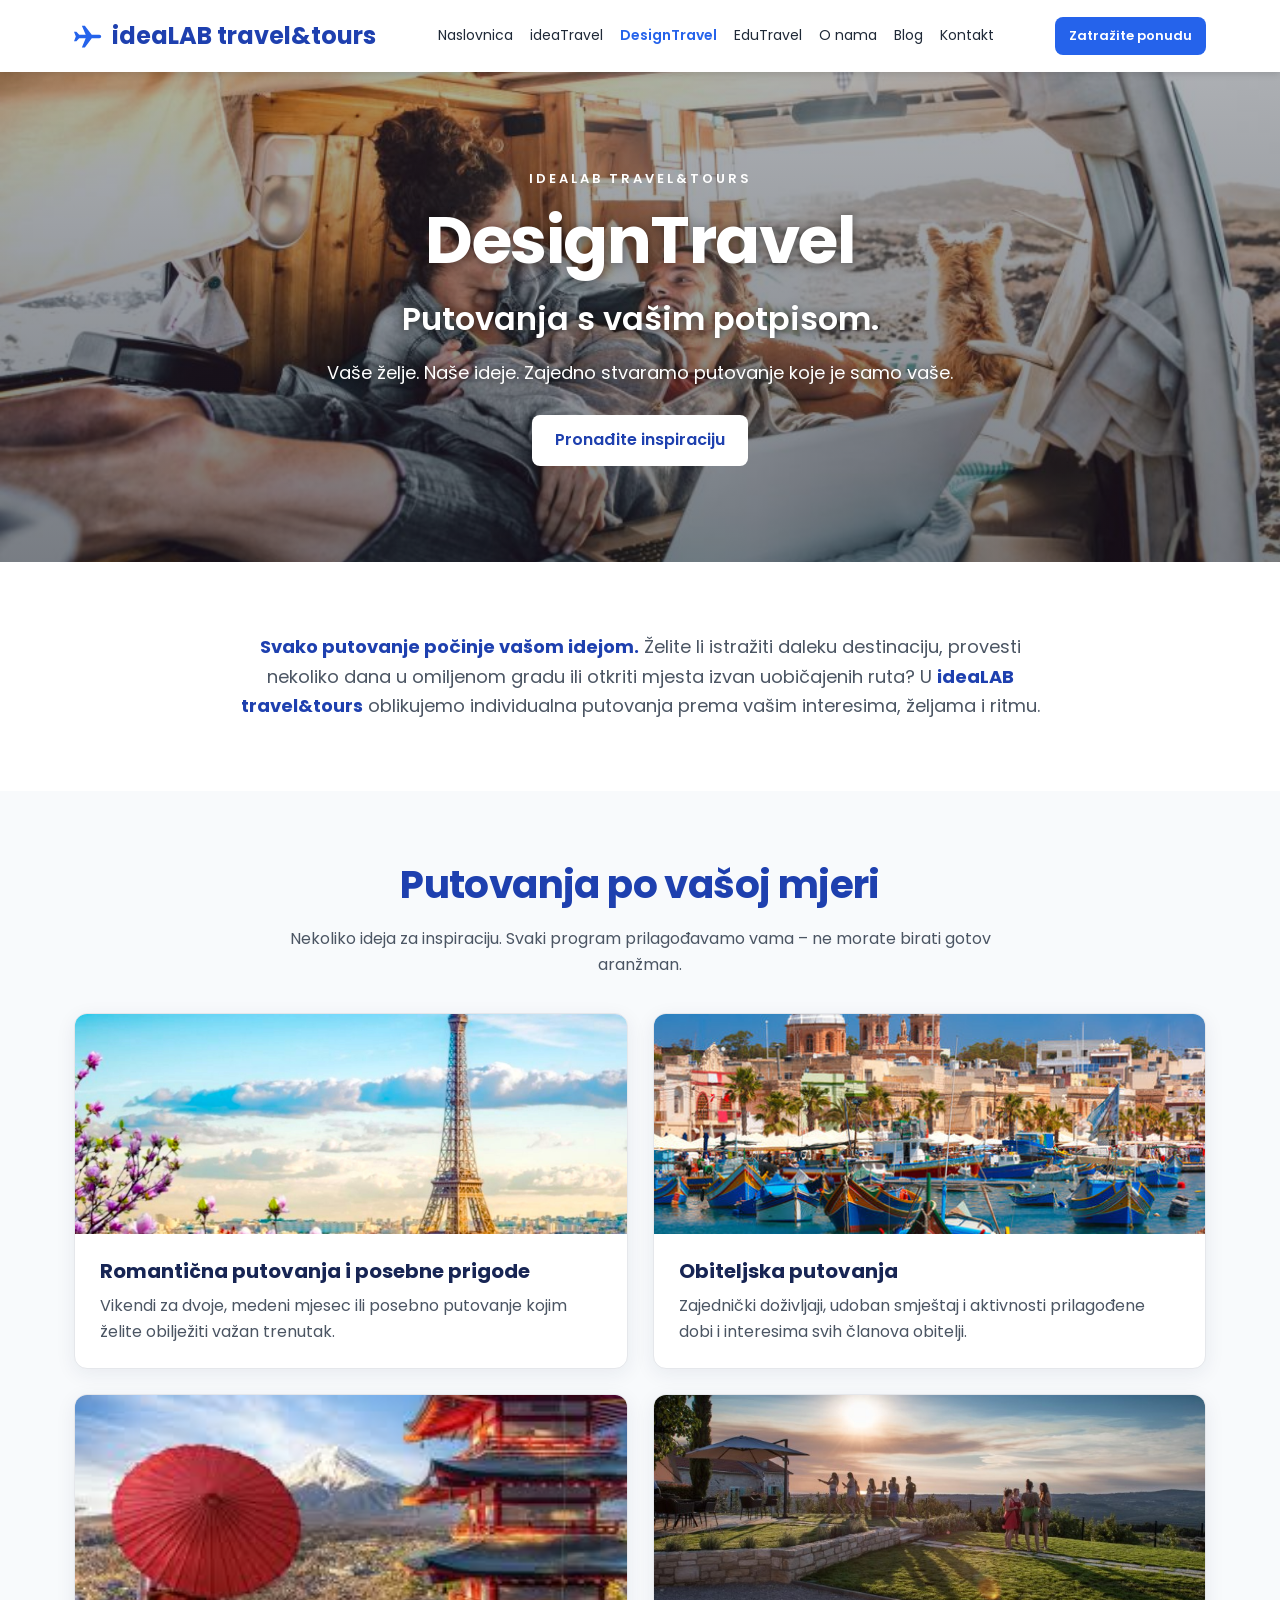
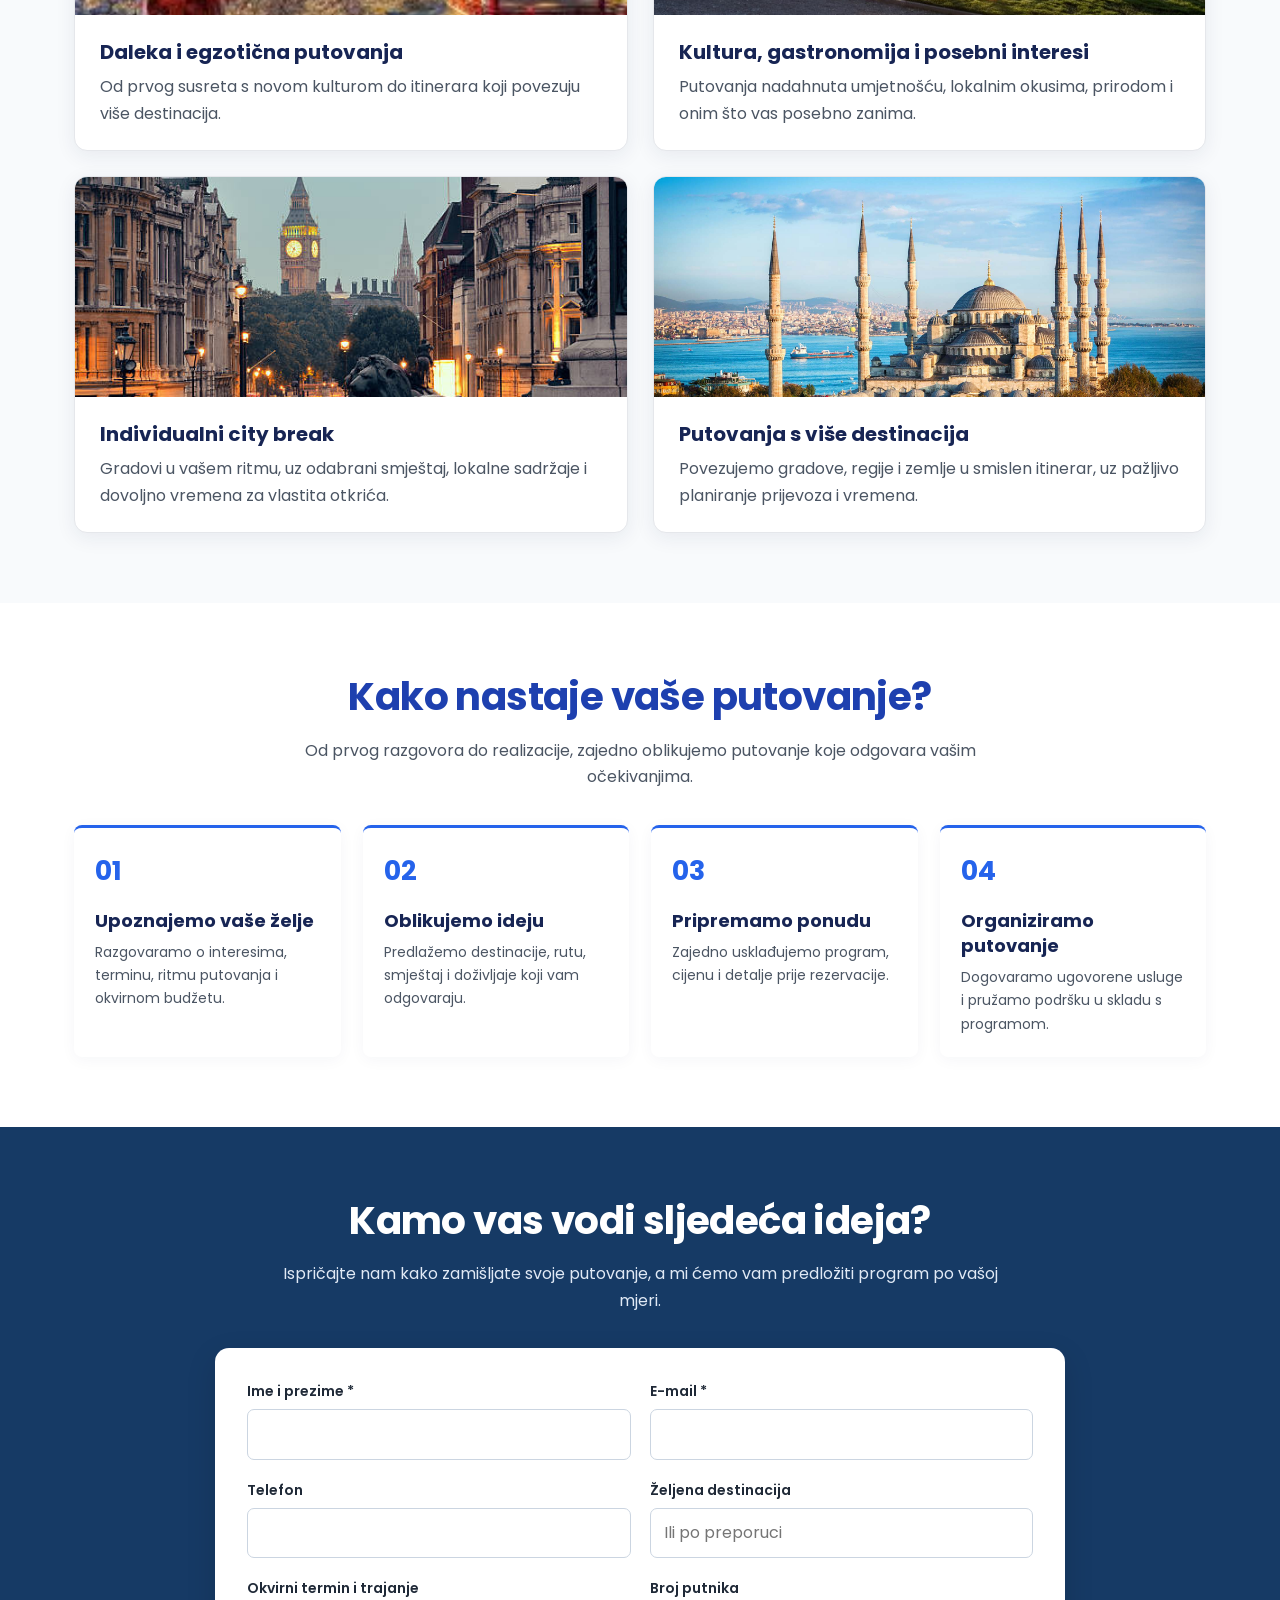
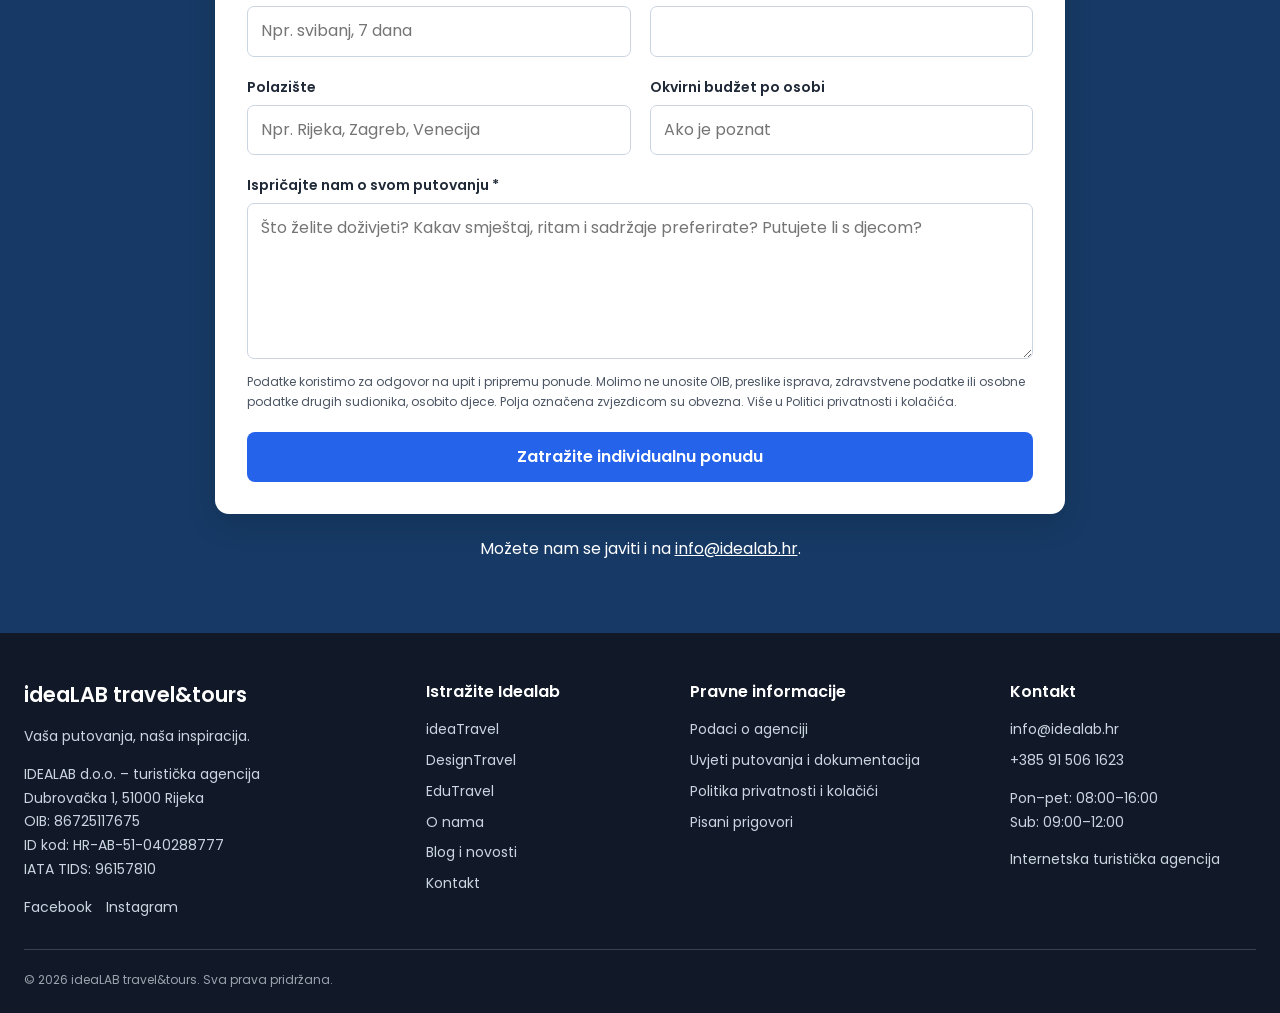
<file: design-travel.html>
<!DOCTYPE html>
<html lang="hr"><head><meta charset="utf-8"><meta name="viewport" content="width=device-width, initial-scale=1"><meta name="description" content="Putovanja kreirana prema vašim željama, interesima i budžetu. Individualni programi za parove, obitelji i prijatelje, od prve ideje do povratka kući."><title>Individualna putovanja po mjeri | Idealab DesignTravel</title>
<link rel="preconnect" href="https://fonts.googleapis.com"><link rel="preconnect" href="https://fonts.gstatic.com" crossorigin><link href="https://fonts.googleapis.com/css2?family=Poppins:wght@400;500;600;700&display=swap" rel="stylesheet">
<style>
:root{--blue:#2563eb;--deep:#1e40af;--ink:#1f2937;--muted:#4b5563;--pale:#f8fafc}*{box-sizing:border-box}html{scroll-behavior:smooth;scroll-padding-top:90px}body{margin:0;font-family:Poppins,Arial,sans-serif;color:var(--ink);line-height:1.65}a{color:inherit;text-decoration:none}button,input,textarea,select{font:inherit}a:focus-visible,button:focus-visible{outline:3px solid #60a5fa;outline-offset:4px}.wrap{max-width:1180px;margin:auto;padding:0 24px}.header{position:sticky;top:0;background:white;z-index:10;box-shadow:0 2px 7px #0002}.navrow{display:flex;align-items:center;justify-content:space-between;gap:22px;min-height:72px}.brand{display:flex;align-items:center;gap:9px;color:var(--deep);font-size:24px;font-weight:700;white-space:nowrap}.brand svg{width:29px;height:29px;color:var(--blue)}nav{display:flex;gap:25px;font-size:15px;align-items:center}nav a:hover,nav a[aria-current="page"]{color:var(--blue)}nav a[aria-current="page"]{font-weight:600}.button{display:inline-flex;align-items:center;justify-content:center;padding:12px 23px;border:0;border-radius:8px;background:var(--blue);color:white;font-weight:600;cursor:pointer;transition:background .2s}.button:hover{background:#1d4ed8}.button.white{background:white;color:var(--deep)}.button.white:hover{background:#eff6ff}.menu{display:none;border:0;background:transparent;font-size:26px;color:var(--deep);cursor:pointer}.hero{min-height:490px;display:grid;place-items:center;text-align:center;color:white;background:linear-gradient(180deg,rgba(15,23,35,.34),rgba(15,23,35,.56)),url('images/paris-spring.jpeg') center 48%/cover no-repeat;padding:85px 0}.hero .wrap{max-width:950px}.eyebrow{font-size:13px;letter-spacing:2px;text-transform:uppercase;font-weight:600;color:var(--blue)}.hero .eyebrow{color:white;letter-spacing:3px}.hero h1{font-size:clamp(38px,6vw,66px);line-height:1.15;margin:13px 0 14px;letter-spacing:-1.5px;text-shadow:0 2px 12px #0007}.hero .tagline{font-size:clamp(23px,3vw,32px);font-weight:600;margin:0 0 12px}.hero p{font-size:18px;margin:0 auto 28px;max-width:650px;text-shadow:0 1px 8px #0009}.section{padding:70px 0}.section.pale{background:var(--pale)}.center{text-align:center}.intro{max-width:800px;margin:0 auto;color:var(--muted);font-size:18px}.intro strong{color:var(--deep)}h2{font-size:clamp(27px,3.4vw,39px);line-height:1.25;color:var(--deep);margin:0 0 16px;letter-spacing:-.6px}h3{font-size:20px;line-height:1.4;margin:0 0 8px;color:#172554}.lede{max-width:740px;margin:0 auto 34px;color:var(--muted)}.cards{display:grid;grid-template-columns:repeat(2,minmax(0,1fr));gap:25px}.card{overflow:hidden;border-radius:13px;background:white;box-shadow:0 5px 20px #17255413;border:1px solid #e5e7eb}.card img{width:100%;height:220px;object-fit:cover;display:block}.card .content{padding:23px 25px}.card p{margin:0;color:var(--muted)}.examples{display:grid;grid-template-columns:repeat(3,minmax(0,1fr));gap:18px}.example{border:1px solid #e2e8f0;border-radius:12px;padding:24px;background:white}.example h3{color:var(--deep);font-size:19px}.example p{font-size:15px;color:var(--muted);margin:0}.note{font-size:13px;color:var(--muted);text-align:center;margin:22px 0 0}.steps{display:grid;grid-template-columns:repeat(4,minmax(0,1fr));gap:22px;margin-top:35px}.step{border-top:3px solid var(--blue);background:white;padding:21px;border-radius:8px;box-shadow:0 3px 15px #1725540b}.num{color:var(--blue);font-size:27px;font-weight:700;display:block;margin-bottom:14px}.step h3{font-size:18px}.step p{font-size:14px;color:var(--muted);margin:0}.contact{background:#163a65;color:white}.contact h2{color:white}.contact .lede{color:#e0e9f5}.form{max-width:850px;margin:32px auto 0;background:white;color:var(--ink);padding:32px;border-radius:14px;box-shadow:0 10px 30px #0002}.fields{display:grid;grid-template-columns:1fr 1fr;gap:19px}.field{display:flex;flex-direction:column;gap:6px}.full{grid-column:1/-1}label{font-size:14px;font-weight:600}input,select,textarea{width:100%;padding:11px 13px;border:1px solid #cbd5e1;border-radius:7px;background:white;color:var(--ink)}input:focus,textarea:focus,select:focus{outline:2px solid #93c5fd;border-color:var(--blue)}.small{font-size:12px;color:var(--muted);margin:13px 0 20px}.form .button{width:100%}.mail{margin:22px 0 0;text-align:center}.mail a{text-decoration:underline}.footer{background:#111827;color:#cbd5e1;padding:30px 0}.footer .wrap{display:flex;align-items:center;justify-content:space-between;gap:18px;flex-wrap:wrap;font-size:14px}.footer strong{color:white}.preview{margin:0;padding:10px 18px;background:#eff6ff;color:#1e40af;font-size:13px;text-align:center}.preview-message{padding:10px;background:#eff6ff;border-radius:7px;color:var(--deep);margin:12px 0 0;font-size:14px}
@media(max-width:850px){.navrow{min-height:65px}.brand{font-size:20px}nav{display:none;position:absolute;left:0;right:0;top:100%;background:white;padding:18px 24px;box-shadow:0 5px 12px #0002;flex-direction:column;align-items:flex-start;gap:15px}nav.open{display:flex}.menu{display:block}.navrow>.button{display:none}.steps{grid-template-columns:repeat(2,minmax(0,1fr))}.examples{grid-template-columns:repeat(2,minmax(0,1fr))}.section{padding:52px 0}}@media(max-width:560px){.wrap{padding:0 18px}.hero{min-height:440px;padding:65px 0}.hero p{font-size:16px}.cards,.examples,.steps,.fields{grid-template-columns:1fr}.card img{height:200px}.form{padding:21px}.section{padding:45px 0}.footer .wrap{display:block}.footer p{margin:8px 0}}@media(prefers-reduced-motion:reduce){html{scroll-behavior:auto}}
@media (min-width:851px) and (max-width:1279px){.navrow{min-height:65px}.brand{font-size:20px}nav{display:none;position:absolute;left:0;right:0;top:100%;background:white;padding:18px 24px;box-shadow:0 5px 12px #0002;flex-direction:column;align-items:flex-start;gap:15px}nav.open{display:flex}.menu{display:block}.navrow>.button{display:none}}

/* Compact desktop header: keep navigation and CTA on a single line. */
@media (min-width:1280px){
  .header .navrow{gap:16px}
  .header .brand{flex-shrink:0}
  .header nav{gap:17px;font-size:14px;flex-shrink:0}
  .header nav a{white-space:nowrap}
  .header .navrow>.button{font-size:13px;line-height:1.4;padding:10px 14px;white-space:nowrap;flex-shrink:0}
}
</style><style>
/* Potvrde slanja obrazaca – ideaLAB */
.idealab-form-status[hidden]{display:none!important}
.idealab-form-status{margin:16px 0 0;padding:16px 20px;border:1px solid #bfdbfe;border-radius:12px;background:#eff6ff;color:#1e40af;line-height:1.6;text-align:left;font-size:15px;box-shadow:0 3px 12px rgba(30,64,175,.06)}
.idealab-form-status strong{display:block;font-size:18px;font-weight:600;color:inherit}
.idealab-form-status p{margin:4px 0 0;font-size:14px;color:inherit}
.idealab-form-status.error{background:#fff5f5;border-color:#fecaca;color:#991b1b}
form[data-idealab-form] button:disabled{opacity:.65;cursor:wait}
</style>
<link rel="stylesheet" href="footer.css?v=1">

<!-- Idealab SEO -->
<link rel="canonical" href="https://idealab.hr/design-travel">
<link rel="icon" href="/favicon.svg" type="image/svg+xml">
<meta property="og:type" content="website">
<meta property="og:locale" content="hr_HR">
<meta property="og:site_name" content="ideaLAB travel&amp;tours">
<meta property="og:title" content="Individualna putovanja po mjeri | Idealab DesignTravel">
<meta property="og:description" content="Putovanja kreirana prema vašim željama, interesima i budžetu. Individualni programi za parove, obitelji i prijatelje, od prve ideje do povratka kući.">
<meta property="og:url" content="https://idealab.hr/design-travel">
<meta property="og:image" content="https://idealab.hr/seo-podijeli.jpg">
<meta property="og:image:width" content="1200">
<meta property="og:image:height" content="630">
<meta property="og:image:alt" content="Madrid – panorama grada i ulica Gran Vía">
<meta name="twitter:card" content="summary_large_image">
<meta name="twitter:title" content="Individualna putovanja po mjeri | Idealab DesignTravel">
<meta name="twitter:description" content="Putovanja kreirana prema vašim željama, interesima i budžetu. Individualni programi za parove, obitelji i prijatelje, od prve ideje do povratka kući.">
<meta name="twitter:image" content="https://idealab.hr/seo-podijeli.jpg">
<meta name="twitter:image:alt" content="Madrid – panorama grada i ulica Gran Vía">
</head><body>
<header class="header"><div class="wrap navrow"><a class="brand" href="index.html" aria-label="ideaLAB travel&tours – naslovnica"><svg viewBox="0 0 24 24" fill="currentColor" aria-hidden="true"><path d="M21 10.5h-6.3L9 3H6.5l3.2 7.5H4.3L2 8H0l1.5 4L0 16h2l2.3-2.5h5.4L6.5 21H9l5.7-7.5H21a1.5 1.5 0 0 0 0-3z"/></svg>ideaLAB travel&amp;tours</a><nav id="nav"><a href="index.html">Naslovnica</a><a href="index.html#putovanja">ideaTravel</a><a href="design-travel.html" aria-current="page">DesignTravel</a><a href="educational-travel.html">EduTravel</a><a href="index.html#o-nama">O nama</a><a href="index.html#blog">Blog</a><a href="index.html#kontakt">Kontakt</a></nav><a class="button" href="#upit">Zatražite ponudu</a><button class="menu" aria-label="Otvori izbornik" aria-controls="nav" aria-expanded="false">☰</button></div></header>
<main>
<section class="hero" data-idealab-hero="design"><div class="wrap"><div class="eyebrow">ideaLAB travel&amp;tours</div><h1>DesignTravel</h1><p class="tagline">Putovanja s vašim potpisom.</p><p>Vaše želje. Naše ideje. Zajedno stvaramo putovanje koje je samo vaše.</p><a class="button white" href="#programi">Pronađite inspiraciju</a></div></section>
<section class="section center"><div class="wrap"><p class="intro"><strong>Svako putovanje počinje vašom idejom.</strong> Želite li istražiti daleku destinaciju, provesti nekoliko dana u omiljenom gradu ili otkriti mjesta izvan uobičajenih ruta? U <strong>ideaLAB travel&amp;tours</strong> oblikujemo individualna putovanja prema vašim interesima, željama i ritmu.</p></div></section>
<section id="programi" class="section pale"><div class="wrap"><div class="center"><h2>Putovanja po vašoj mjeri</h2><p class="lede">Nekoliko ideja za inspiraciju. Svaki program prilagođavamo vama – ne morate birati gotov aranžman.</p></div><div class="cards"><article class="card"><img src="images/paris-spring.jpeg" alt="Pariz" loading="lazy"><div class="content"><h3>Romantična putovanja i posebne prigode</h3><p>Vikendi za dvoje, medeni mjesec ili posebno putovanje kojim želite obilježiti važan trenutak.</p></div></article><article class="card"><img src="images/malta_otok_sunca.jpg" alt="Malta" loading="lazy"><div class="content"><h3>Obiteljska putovanja</h3><p>Zajednički doživljaji, udoban smještaj i aktivnosti prilagođene dobi i interesima svih članova obitelji.</p></div></article><article class="card"><img src="images/daleki_japan.jpeg" alt="Japan" loading="lazy"><div class="content"><h3>Daleka i egzotična putovanja</h3><p>Od prvog susreta s novom kulturom do itinerara koji povezuju više destinacija.</p></div></article><article class="card"><img src="images/istria_winery.jpg" alt="Istarski vinogradi" loading="lazy"><div class="content"><h3>Kultura, gastronomija i posebni interesi</h3><p>Putovanja nadahnuta umjetnošću, lokalnim okusima, prirodom i onim što vas posebno zanima.</p></div></article><article class="card"><img src="images/london_calling.jpg" alt="London" loading="lazy"><div class="content"><h3>Individualni city break</h3><p>Gradovi u vašem ritmu, uz odabrani smještaj, lokalne sadržaje i dovoljno vremena za vlastita otkrića.</p></div></article><article class="card"><img src="images/instabul.jpg" alt="Istanbul" loading="lazy"><div class="content"><h3>Putovanja s više destinacija</h3><p>Povezujemo gradove, regije i zemlje u smislen itinerar, uz pažljivo planiranje prijevoza i vremena.</p></div></article></div></div></section>
<section class="section"><div class="wrap"><div class="center"><h2>Kako nastaje vaše putovanje?</h2><p class="lede">Od prvog razgovora do realizacije, zajedno oblikujemo putovanje koje odgovara vašim očekivanjima.</p></div><div class="steps"><article class="step"><span class="num">01</span><h3>Upoznajemo vaše želje</h3><p>Razgovaramo o interesima, terminu, ritmu putovanja i okvirnom budžetu.</p></article><article class="step"><span class="num">02</span><h3>Oblikujemo ideju</h3><p>Predlažemo destinacije, rutu, smještaj i doživljaje koji vam odgovaraju.</p></article><article class="step"><span class="num">03</span><h3>Pripremamo ponudu</h3><p>Zajedno usklađujemo program, cijenu i detalje prije rezervacije.</p></article><article class="step"><span class="num">04</span><h3>Organiziramo putovanje</h3><p>Dogovaramo ugovorene usluge i pružamo podršku u skladu s programom.</p></article></div></div></section>
<section id="upit" class="section contact"><div class="wrap"><div class="center"><h2>Kamo vas vodi sljedeća ideja?</h2><p class="lede">Ispričajte nam kako zamišljate svoje putovanje, a mi ćemo vam predložiti program po vašoj mjeri.</p></div>
<form class="form" action="https://formspree.io/f/moveypzr" method="POST" data-idealab-form="contact" data-status="idealab-status-contact">
    <input type="text" name="_gotcha" style="display:none" tabindex="-1" autocomplete="off" aria-hidden="true">
<input type="hidden" name="_subject" value="DesignTravel – upit za individualno putovanje"><input type="hidden" name="subject" value="DesignTravel"><div class="fields"><div class="field"><label for="name">Ime i prezime *</label><input id="name" name="name" autocomplete="name" required></div><div class="field"><label for="email">E-mail *</label><input id="email" name="email" type="email" autocomplete="email" required></div><div class="field"><label for="phone">Telefon</label><input id="phone" name="phone" type="tel" autocomplete="tel"></div><div class="field"><label for="destination">Željena destinacija</label><input id="destination" name="destination" placeholder="Ili po preporuci"></div><div class="field"><label for="period">Okvirni termin i trajanje</label><input id="period" name="period" placeholder="Npr. svibanj, 7 dana"></div><div class="field"><label for="travelers">Broj putnika</label><input id="travelers" name="travelers" type="number" min="1"></div><div class="field"><label for="departure">Polazište</label><input id="departure" name="departure" placeholder="Npr. Rijeka, Zagreb, Venecija"></div><div class="field"><label for="budget">Okvirni budžet po osobi</label><input id="budget" name="budget" placeholder="Ako je poznat"></div><div class="field full"><label for="message">Ispričajte nam o svom putovanju *</label><textarea id="message" name="message" rows="5" required placeholder="Što želite doživjeti? Kakav smještaj, ritam i sadržaje preferirate? Putujete li s djecom?"></textarea></div></div><p class="small">Podatke koristimo za odgovor na upit i pripremu ponude. Molimo ne unosite OIB, preslike isprava, zdravstvene podatke ili osobne podatke drugih sudionika, osobito djece. Polja označena zvjezdicom su obvezna. Više u <a href="politika-privatnosti.html">Politici privatnosti i kolačića</a>.</p><div data-idealab-turnstile style="width:100%;flex:0 0 100%;max-width:100%;margin:0 auto 12px;"></div>
<button class="button" type="submit">Zatražite individualnu ponudu</button></form>
<div id="idealab-status-contact" class="idealab-form-status" role="status" aria-live="polite" aria-atomic="true" hidden></div><p class="mail">Možete nam se javiti i na <a href="mailto:info@idealab.hr">info@idealab.hr</a>.</p></div></section>
</main><footer class="idealab-footer" aria-label="Podaci i poveznice turističke agencije">
  <div class="if-inner">
    <div class="if-grid">
      <section><h2 class="if-brand"><a href="index.html">ideaLAB travel&amp;tours</a></h2><p>Vaša putovanja, naša inspiracija.</p><p>IDEALAB d.o.o. – turistička agencija<br>Dubrovačka 1, 51000 Rijeka<br>OIB: 86725117675<br>ID kod: HR-AB-51-040288777<br>IATA TIDS: 96157810</p><div class="if-social"><a href="https://www.facebook.com/profile.php?id=100063558581221" target="_blank" rel="noopener noreferrer">Facebook</a><a href="https://www.instagram.com/idealab.travel.tours" target="_blank" rel="noopener noreferrer">Instagram</a></div></section>
      <section><h2>Istražite Idealab</h2><ul><li><a href="index.html#putovanja">ideaTravel</a></li><li><a href="design-travel.html">DesignTravel</a></li><li><a href="educational-travel.html">EduTravel</a></li><li><a href="index.html#o-nama">O nama</a></li><li><a href="index.html#blog">Blog i novosti</a></li><li><a href="index.html#kontakt">Kontakt</a></li></ul></section>
      <section><h2>Pravne informacije</h2><ul><li><a href="podaci-o-agenciji.html">Podaci o agenciji</a></li><li><a href="uvjeti-putovanja.html">Uvjeti putovanja i dokumentacija</a></li><li><a href="politika-privatnosti.html">Politika privatnosti i kolačići</a></li><li><a href="podaci-o-agenciji.html#prigovori">Pisani prigovori</a></li></ul></section>
      <section><h2>Kontakt</h2><ul><li><a href="mailto:info@idealab.hr">info@idealab.hr</a></li><li><a href="tel:+385915061623">+385 91 506 1623</a></li></ul><p>Pon–pet: 08:00–16:00<br>Sub: 09:00–12:00</p><p>Internetska turistička agencija</p></section>
    </div>
    <div class="if-bottom">© 2026 ideaLAB travel&amp;tours. Sva prava pridržana.</div>
  </div>
</footer><script>const menu=document.querySelector('.menu'),nav=document.querySelector('#nav');menu.addEventListener('click',()=>{const open=nav.classList.toggle('open');menu.setAttribute('aria-expanded',String(open));});</script><script src="naslovnice.js?v=1" defer></script><script src="obrasci.js?v=turnstile2" defer></script>
</body></html>
</file>
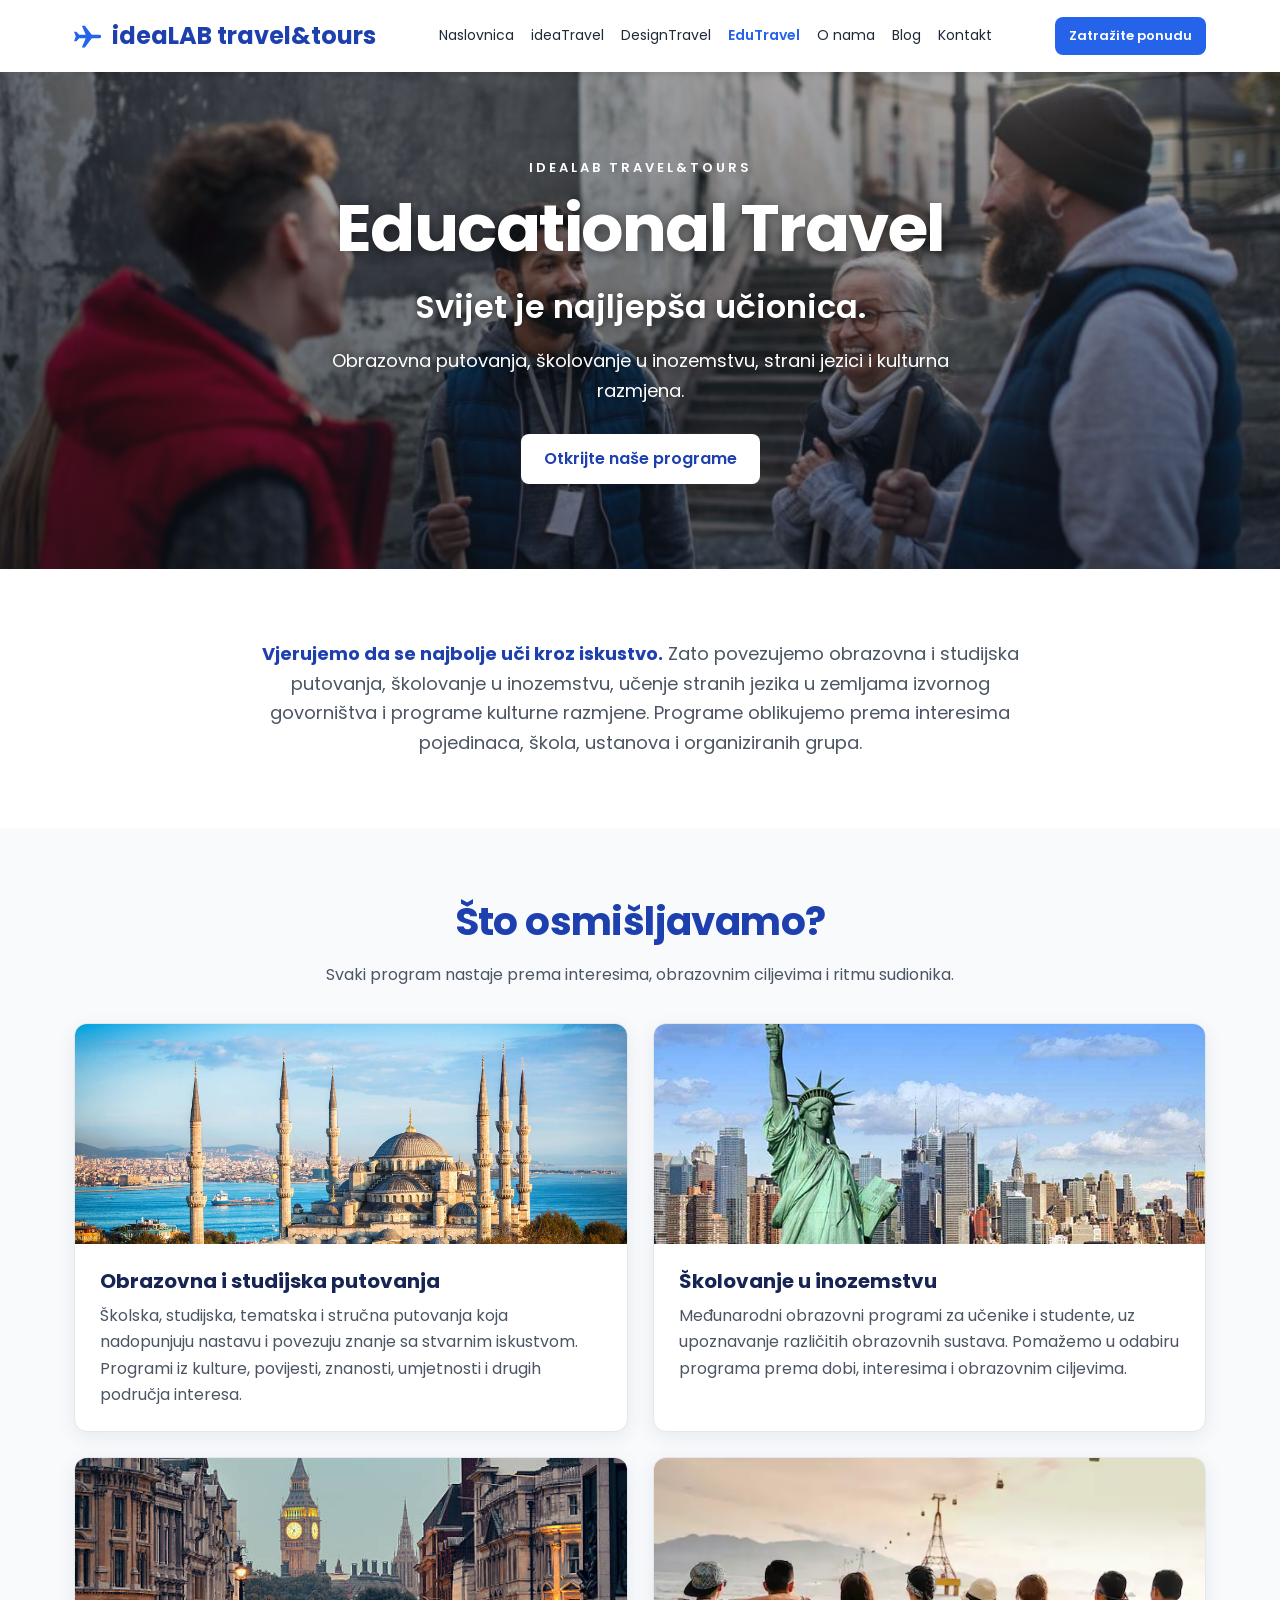
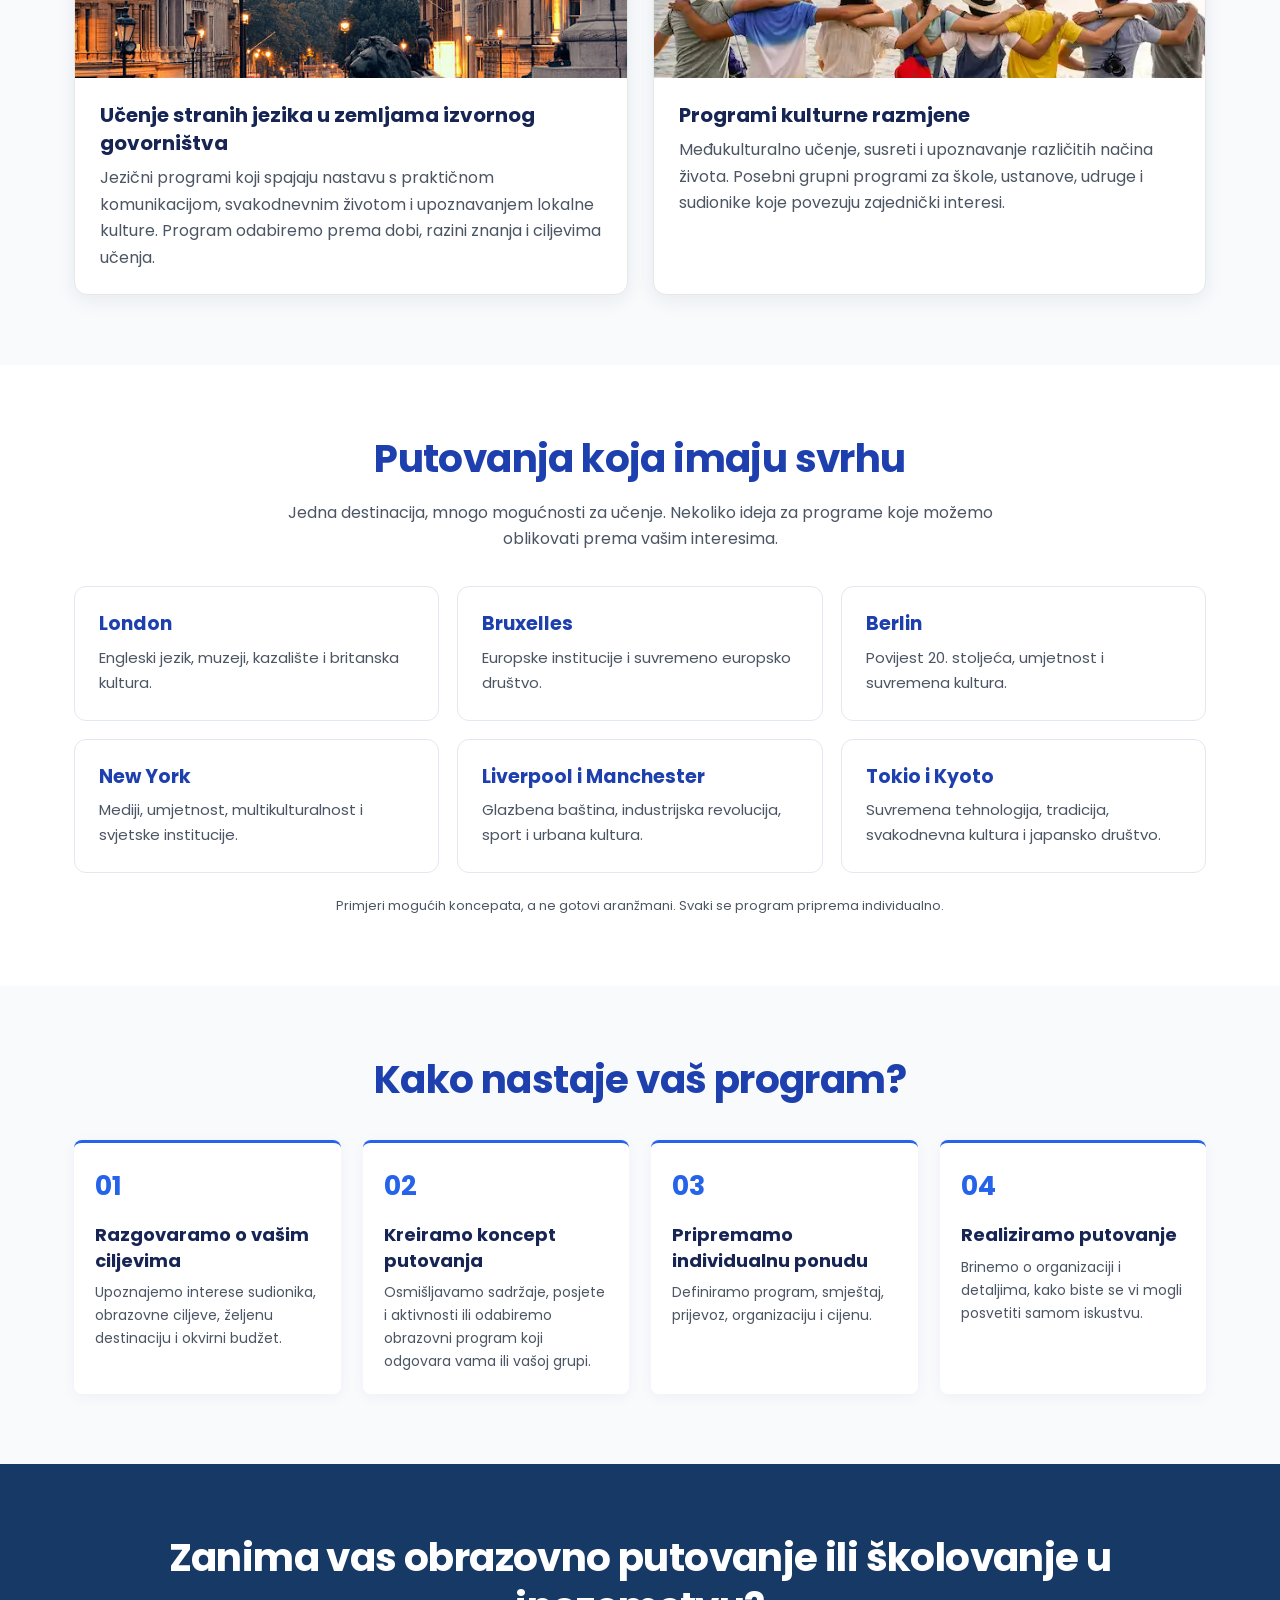
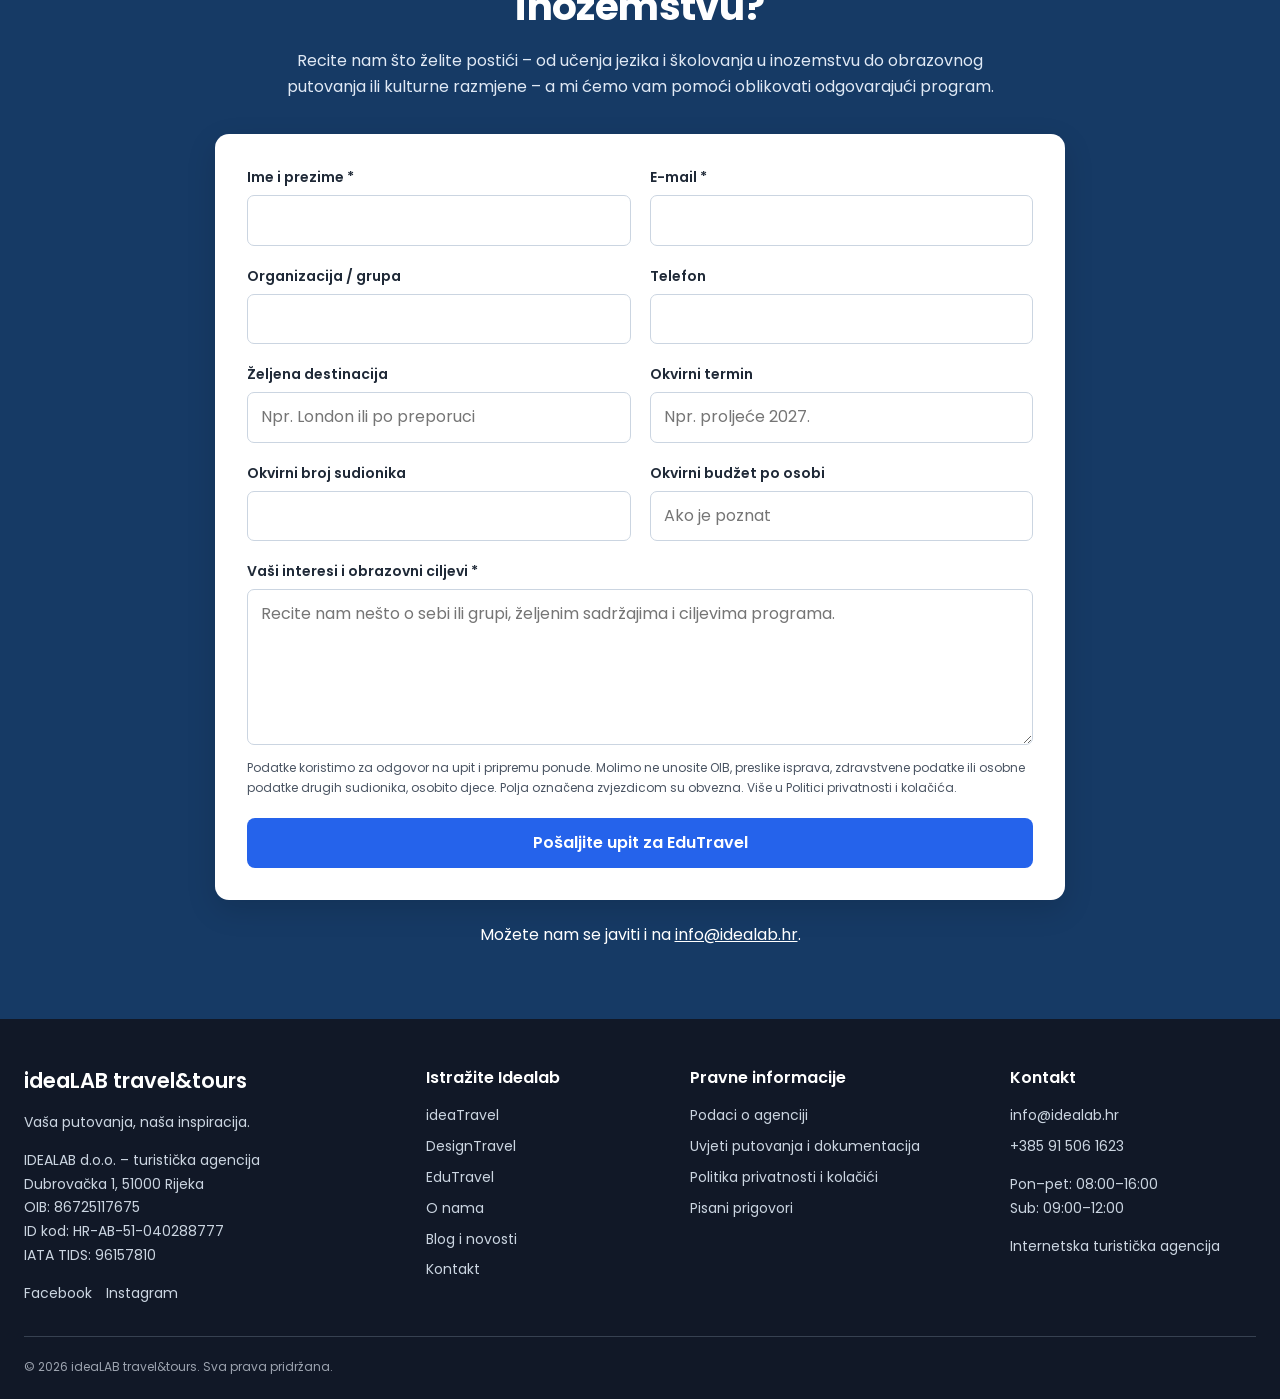
<file: educational-travel.html>
<!DOCTYPE html>
<html lang="hr"><head><meta charset="utf-8"><meta name="viewport" content="width=device-width, initial-scale=1"><meta name="description" content="Idealab EduTravel: školovanje u inozemstvu, učenje stranih jezika u zemljama izvornog govorništva, obrazovna i studijska putovanja te programi kulturne razmjene."><title>Školovanje u inozemstvu i obrazovna putovanja | EduTravel</title>
<link rel="preconnect" href="https://fonts.googleapis.com"><link rel="preconnect" href="https://fonts.gstatic.com" crossorigin><link href="https://fonts.googleapis.com/css2?family=Poppins:wght@400;500;600;700&display=swap" rel="stylesheet">
<style>
:root{--blue:#2563eb;--deep:#1e40af;--ink:#1f2937;--muted:#4b5563;--pale:#f8fafc}*{box-sizing:border-box}html{scroll-behavior:smooth;scroll-padding-top:90px}body{margin:0;font-family:Poppins,Arial,sans-serif;color:var(--ink);line-height:1.65}a{color:inherit;text-decoration:none}button,input,textarea,select{font:inherit}a:focus-visible,button:focus-visible{outline:3px solid #60a5fa;outline-offset:4px}.wrap{max-width:1180px;margin:auto;padding:0 24px}.header{position:sticky;top:0;background:white;z-index:10;box-shadow:0 2px 7px #0002}.navrow{display:flex;align-items:center;justify-content:space-between;gap:22px;min-height:72px}.brand{display:flex;align-items:center;gap:9px;color:var(--deep);font-size:24px;font-weight:700;white-space:nowrap}.brand svg{width:29px;height:29px;color:var(--blue)}nav{display:flex;gap:25px;font-size:15px;align-items:center}nav a:hover,nav a[aria-current="page"]{color:var(--blue)}nav a[aria-current="page"]{font-weight:600}.button{display:inline-flex;align-items:center;justify-content:center;padding:12px 23px;border:0;border-radius:8px;background:var(--blue);color:white;font-weight:600;cursor:pointer;transition:background .2s}.button:hover{background:#1d4ed8}.button.white{background:white;color:var(--deep)}.button.white:hover{background:#eff6ff}.menu{display:none;border:0;background:transparent;font-size:26px;color:var(--deep);cursor:pointer}.hero{min-height:490px;display:grid;place-items:center;text-align:center;color:white;background:linear-gradient(180deg,rgba(15,23,35,.34),rgba(15,23,35,.56)),url('images/madrid_kraljevski_grad.jpeg') center 48%/cover no-repeat;padding:85px 0}.hero .wrap{max-width:950px}.eyebrow{font-size:13px;letter-spacing:2px;text-transform:uppercase;font-weight:600;color:var(--blue)}.hero .eyebrow{color:white;letter-spacing:3px}.hero h1{font-size:clamp(38px,6vw,66px);line-height:1.15;margin:13px 0 14px;letter-spacing:-1.5px;text-shadow:0 2px 12px #0007}.hero .tagline{font-size:clamp(23px,3vw,32px);font-weight:600;margin:0 0 12px}.hero p{font-size:18px;margin:0 auto 28px;max-width:650px;text-shadow:0 1px 8px #0009}.section{padding:70px 0}.section.pale{background:var(--pale)}.center{text-align:center}.intro{max-width:800px;margin:0 auto;color:var(--muted);font-size:18px}.intro strong{color:var(--deep)}h2{font-size:clamp(27px,3.4vw,39px);line-height:1.25;color:var(--deep);margin:0 0 16px;letter-spacing:-.6px}h3{font-size:20px;line-height:1.4;margin:0 0 8px;color:#172554}.lede{max-width:740px;margin:0 auto 34px;color:var(--muted)}.cards{display:grid;grid-template-columns:repeat(2,minmax(0,1fr));gap:25px}.card{overflow:hidden;border-radius:13px;background:white;box-shadow:0 5px 20px #17255413;border:1px solid #e5e7eb}.card img{width:100%;height:220px;object-fit:cover;display:block}.card .content{padding:23px 25px}.card p{margin:0;color:var(--muted)}.examples{display:grid;grid-template-columns:repeat(3,minmax(0,1fr));gap:18px}.example{border:1px solid #e2e8f0;border-radius:12px;padding:24px;background:white}.example h3{color:var(--deep);font-size:19px}.example p{font-size:15px;color:var(--muted);margin:0}.note{font-size:13px;color:var(--muted);text-align:center;margin:22px 0 0}.steps{display:grid;grid-template-columns:repeat(4,minmax(0,1fr));gap:22px;margin-top:35px}.step{border-top:3px solid var(--blue);background:white;padding:21px;border-radius:8px;box-shadow:0 3px 15px #1725540b}.num{color:var(--blue);font-size:27px;font-weight:700;display:block;margin-bottom:14px}.step h3{font-size:18px}.step p{font-size:14px;color:var(--muted);margin:0}.contact{background:#163a65;color:white}.contact h2{color:white}.contact .lede{color:#e0e9f5}.form{max-width:850px;margin:32px auto 0;background:white;color:var(--ink);padding:32px;border-radius:14px;box-shadow:0 10px 30px #0002}.fields{display:grid;grid-template-columns:1fr 1fr;gap:19px}.field{display:flex;flex-direction:column;gap:6px}.full{grid-column:1/-1}label{font-size:14px;font-weight:600}input,select,textarea{width:100%;padding:11px 13px;border:1px solid #cbd5e1;border-radius:7px;background:white;color:var(--ink)}input:focus,textarea:focus,select:focus{outline:2px solid #93c5fd;border-color:var(--blue)}.small{font-size:12px;color:var(--muted);margin:13px 0 20px}.form .button{width:100%}.mail{margin:22px 0 0;text-align:center}.mail a{text-decoration:underline}.footer{background:#111827;color:#cbd5e1;padding:30px 0}.footer .wrap{display:flex;align-items:center;justify-content:space-between;gap:18px;flex-wrap:wrap;font-size:14px}.footer strong{color:white}.preview{margin:0;padding:10px 18px;background:#eff6ff;color:#1e40af;font-size:13px;text-align:center}.preview-message{padding:10px;background:#eff6ff;border-radius:7px;color:var(--deep);margin:12px 0 0;font-size:14px}
@media(max-width:850px){.navrow{min-height:65px}.brand{font-size:20px}nav{display:none;position:absolute;left:0;right:0;top:100%;background:white;padding:18px 24px;box-shadow:0 5px 12px #0002;flex-direction:column;align-items:flex-start;gap:15px}nav.open{display:flex}.menu{display:block}.navrow>.button{display:none}.steps{grid-template-columns:repeat(2,minmax(0,1fr))}.examples{grid-template-columns:repeat(2,minmax(0,1fr))}.section{padding:52px 0}}@media(max-width:560px){.wrap{padding:0 18px}.hero{min-height:440px;padding:65px 0}.hero p{font-size:16px}.cards,.examples,.steps,.fields{grid-template-columns:1fr}.card img{height:200px}.form{padding:21px}.section{padding:45px 0}.footer .wrap{display:block}.footer p{margin:8px 0}}@media(prefers-reduced-motion:reduce){html{scroll-behavior:auto}}
@media (min-width:851px) and (max-width:1279px){.navrow{min-height:65px}.brand{font-size:20px}nav{display:none;position:absolute;left:0;right:0;top:100%;background:white;padding:18px 24px;box-shadow:0 5px 12px #0002;flex-direction:column;align-items:flex-start;gap:15px}nav.open{display:flex}.menu{display:block}.navrow>.button{display:none}}

/* Compact desktop header: keep navigation and CTA on a single line. */
@media (min-width:1280px){
  .header .navrow{gap:16px}
  .header .brand{flex-shrink:0}
  .header nav{gap:17px;font-size:14px;flex-shrink:0}
  .header nav a{white-space:nowrap}
  .header .navrow>.button{font-size:13px;line-height:1.4;padding:10px 14px;white-space:nowrap;flex-shrink:0}
}
</style><style>
/* Potvrde slanja obrazaca – ideaLAB */
.idealab-form-status[hidden]{display:none!important}
.idealab-form-status{margin:16px 0 0;padding:16px 20px;border:1px solid #bfdbfe;border-radius:12px;background:#eff6ff;color:#1e40af;line-height:1.6;text-align:left;font-size:15px;box-shadow:0 3px 12px rgba(30,64,175,.06)}
.idealab-form-status strong{display:block;font-size:18px;font-weight:600;color:inherit}
.idealab-form-status p{margin:4px 0 0;font-size:14px;color:inherit}
.idealab-form-status.error{background:#fff5f5;border-color:#fecaca;color:#991b1b}
form[data-idealab-form] button:disabled{opacity:.65;cursor:wait}
</style>
<link rel="stylesheet" href="footer.css?v=1">

<!-- Idealab SEO -->
<link rel="canonical" href="https://idealab.hr/educational-travel">
<link rel="icon" href="/favicon.svg" type="image/svg+xml">
<meta property="og:type" content="website">
<meta property="og:locale" content="hr_HR">
<meta property="og:site_name" content="ideaLAB travel&amp;tours">
<meta property="og:title" content="Školovanje u inozemstvu i obrazovna putovanja | EduTravel">
<meta property="og:description" content="Idealab EduTravel: školovanje u inozemstvu, učenje stranih jezika u zemljama izvornog govorništva, obrazovna i studijska putovanja te programi kulturne razmjene.">
<meta property="og:url" content="https://idealab.hr/educational-travel">
<meta property="og:image" content="https://idealab.hr/seo-podijeli.jpg">
<meta property="og:image:width" content="1200">
<meta property="og:image:height" content="630">
<meta property="og:image:alt" content="Madrid – panorama grada i ulica Gran Vía">
<meta name="twitter:card" content="summary_large_image">
<meta name="twitter:title" content="Školovanje u inozemstvu i obrazovna putovanja | EduTravel">
<meta name="twitter:description" content="Idealab EduTravel: školovanje u inozemstvu, učenje stranih jezika u zemljama izvornog govorništva, obrazovna i studijska putovanja te programi kulturne razmjene.">
<meta name="twitter:image" content="https://idealab.hr/seo-podijeli.jpg">
<meta name="twitter:image:alt" content="Madrid – panorama grada i ulica Gran Vía">
</head><body>
<header class="header"><div class="wrap navrow"><a class="brand" href="index.html" aria-label="ideaLAB travel&tours – naslovnica"><svg viewBox="0 0 24 24" fill="currentColor" aria-hidden="true"><path d="M21 10.5h-6.3L9 3H6.5l3.2 7.5H4.3L2 8H0l1.5 4L0 16h2l2.3-2.5h5.4L6.5 21H9l5.7-7.5H21a1.5 1.5 0 0 0 0-3z"/></svg>ideaLAB travel&amp;tours</a><nav id="nav"><a href="index.html">Naslovnica</a><a href="index.html#putovanja">ideaTravel</a><a href="design-travel.html">DesignTravel</a><a href="educational-travel.html" aria-current="page">EduTravel</a><a href="index.html#o-nama">O nama</a><a href="index.html#blog">Blog</a><a href="index.html#kontakt">Kontakt</a></nav><a class="button" href="#upit">Zatražite ponudu</a><button class="menu" aria-label="Otvori izbornik" aria-controls="nav" aria-expanded="false">☰</button></div></header>
<main>
<section class="hero" data-idealab-hero="edu"><div class="wrap"><div class="eyebrow">ideaLAB travel&amp;tours</div><h1>Educational Travel</h1><p class="tagline">Svijet je najljepša učionica.</p><p>Obrazovna putovanja, školovanje u inozemstvu, strani jezici i kulturna razmjena.</p><a class="button white" href="#programi">Otkrijte naše programe</a></div></section>
<section class="section center"><div class="wrap"><p class="intro"><strong>Vjerujemo da se najbolje uči kroz iskustvo.</strong> Zato povezujemo obrazovna i studijska putovanja, školovanje u inozemstvu, učenje stranih jezika u zemljama izvornog govorništva i programe kulturne razmjene. Programe oblikujemo prema interesima pojedinaca, škola, ustanova i organiziranih grupa.</p></div></section>
<section id="programi" class="section pale"><div class="wrap"><div class="center"><h2>Što osmišljavamo?</h2><p class="lede">Svaki program nastaje prema interesima, obrazovnim ciljevima i ritmu sudionika.</p></div><div class="cards">
<article class="card"><img src="images/instabul.jpg" alt="Arhitektura Istanbula" loading="lazy"><div class="content"><h3>Obrazovna i studijska putovanja</h3><p>Školska, studijska, tematska i stručna putovanja koja nadopunjuju nastavu i povezuju znanje sa stvarnim iskustvom. Programi iz kulture, povijesti, znanosti, umjetnosti i drugih područja interesa.</p></div></article>
<article class="card"><img src="images/nyc.jpg" alt="Kip slobode i panorama New Yorka" loading="lazy"><div class="content"><h3>Školovanje u inozemstvu</h3><p>Međunarodni obrazovni programi za učenike i studente, uz upoznavanje različitih obrazovnih sustava. Pomažemo u odabiru programa prema dobi, interesima i obrazovnim ciljevima.</p></div></article>
<article class="card"><img src="images/london_calling.jpg" alt="Pogled prema Big Benu u Londonu" loading="lazy"><div class="content"><h3>Učenje stranih jezika u zemljama izvornog govorništva</h3><p>Jezični programi koji spajaju nastavu s praktičnom komunikacijom, svakodnevnim životom i upoznavanjem lokalne kulture. Program odabiremo prema dobi, razini znanja i ciljevima učenja.</p></div></article>
<article class="card"><img src="images/educational_travel_world.jpg" alt="Grupa mladih ljudi zajedno na putovanju" loading="lazy"><div class="content"><h3>Programi kulturne razmjene</h3><p>Međukulturalno učenje, susreti i upoznavanje različitih načina života. Posebni grupni programi za škole, ustanove, udruge i sudionike koje povezuju zajednički interesi.</p></div></article>
</div></div></section>
<section class="section"><div class="wrap"><div class="center"><h2>Putovanja koja imaju svrhu</h2><p class="lede">Jedna destinacija, mnogo mogućnosti za učenje. Nekoliko ideja za programe koje možemo oblikovati prema vašim interesima.</p></div><div class="examples">
<article class="example"><h3>London</h3><p>Engleski jezik, muzeji, kazalište i britanska kultura.</p></article><article class="example"><h3>Bruxelles</h3><p>Europske institucije i suvremeno europsko društvo.</p></article><article class="example"><h3>Berlin</h3><p>Povijest 20. stoljeća, umjetnost i suvremena kultura.</p></article><article class="example"><h3>New York</h3><p>Mediji, umjetnost, multikulturalnost i svjetske institucije.</p></article><article class="example"><h3>Liverpool i Manchester</h3><p>Glazbena baština, industrijska revolucija, sport i urbana kultura.</p></article><article class="example"><h3>Tokio i Kyoto</h3><p>Suvremena tehnologija, tradicija, svakodnevna kultura i japansko društvo.</p></article></div><p class="note">Primjeri mogućih koncepata, a ne gotovi aranžmani. Svaki se program priprema individualno.</p></div></section>
<section class="section pale"><div class="wrap"><div class="center"><h2>Kako nastaje vaš program?</h2></div><div class="steps"><article class="step"><span class="num">01</span><h3>Razgovaramo o vašim ciljevima</h3><p>Upoznajemo interese sudionika, obrazovne ciljeve, željenu destinaciju i okvirni budžet.</p></article><article class="step"><span class="num">02</span><h3>Kreiramo koncept putovanja</h3><p>Osmišljavamo sadržaje, posjete i aktivnosti ili odabiremo obrazovni program koji odgovara vama ili vašoj grupi.</p></article><article class="step"><span class="num">03</span><h3>Pripremamo individualnu ponudu</h3><p>Definiramo program, smještaj, prijevoz, organizaciju i cijenu.</p></article><article class="step"><span class="num">04</span><h3>Realiziramo putovanje</h3><p>Brinemo o organizaciji i detaljima, kako biste se vi mogli posvetiti samom iskustvu.</p></article></div></div></section>
<section id="upit" class="section contact"><div class="wrap"><div class="center"><h2>Zanima vas obrazovno putovanje ili školovanje u inozemstvu?</h2><p class="lede">Recite nam što želite postići – od učenja jezika i školovanja u inozemstvu do obrazovnog putovanja ili kulturne razmjene – a mi ćemo vam pomoći oblikovati odgovarajući program.</p></div>
<form class="form" action="https://formspree.io/f/moveypzr" method="POST" data-idealab-form="contact" data-status="idealab-status-contact">
    <input type="text" name="_gotcha" style="display:none" tabindex="-1" autocomplete="off" aria-hidden="true">
<input type="hidden" name="_subject" value="Educational Travel – upit za program"><input type="hidden" name="subject" value="Educational Travel"><div class="fields">
<div class="field"><label for="name">Ime i prezime *</label><input id="name" name="name" autocomplete="name" required></div><div class="field"><label for="email">E-mail *</label><input id="email" name="email" type="email" autocomplete="email" required></div><div class="field"><label for="organization">Organizacija / grupa</label><input id="organization" name="organization" autocomplete="organization"></div><div class="field"><label for="phone">Telefon</label><input id="phone" name="phone" type="tel" autocomplete="tel"></div><div class="field"><label for="destination">Željena destinacija</label><input id="destination" name="destination" placeholder="Npr. London ili po preporuci"></div><div class="field"><label for="period">Okvirni termin</label><input id="period" name="period" placeholder="Npr. proljeće 2027."></div><div class="field"><label for="group_size">Okvirni broj sudionika</label><input id="group_size" name="group_size" type="number" min="1"></div><div class="field"><label for="budget">Okvirni budžet po osobi</label><input id="budget" name="budget" placeholder="Ako je poznat"></div><div class="field full"><label for="message">Vaši interesi i obrazovni ciljevi *</label><textarea id="message" name="message" rows="5" required placeholder="Recite nam nešto o sebi ili grupi, željenim sadržajima i ciljevima programa."></textarea></div></div><p class="small">Podatke koristimo za odgovor na upit i pripremu ponude. Molimo ne unosite OIB, preslike isprava, zdravstvene podatke ili osobne podatke drugih sudionika, osobito djece. Polja označena zvjezdicom su obvezna. Više u <a href="politika-privatnosti.html">Politici privatnosti i kolačića</a>.</p><div data-idealab-turnstile style="width:100%;flex:0 0 100%;max-width:100%;margin:0 auto 12px;"></div>
<button class="button" type="submit">Pošaljite upit za EduTravel</button><!--PREVIEW_FORM--></form>
<div id="idealab-status-contact" class="idealab-form-status" role="status" aria-live="polite" aria-atomic="true" hidden></div><p class="mail">Možete nam se javiti i na <a href="mailto:info@idealab.hr">info@idealab.hr</a>.</p></div></section>
</main><footer class="idealab-footer" aria-label="Podaci i poveznice turističke agencije">
  <div class="if-inner">
    <div class="if-grid">
      <section><h2 class="if-brand"><a href="index.html">ideaLAB travel&amp;tours</a></h2><p>Vaša putovanja, naša inspiracija.</p><p>IDEALAB d.o.o. – turistička agencija<br>Dubrovačka 1, 51000 Rijeka<br>OIB: 86725117675<br>ID kod: HR-AB-51-040288777<br>IATA TIDS: 96157810</p><div class="if-social"><a href="https://www.facebook.com/profile.php?id=100063558581221" target="_blank" rel="noopener noreferrer">Facebook</a><a href="https://www.instagram.com/idealab.travel.tours" target="_blank" rel="noopener noreferrer">Instagram</a></div></section>
      <section><h2>Istražite Idealab</h2><ul><li><a href="index.html#putovanja">ideaTravel</a></li><li><a href="design-travel.html">DesignTravel</a></li><li><a href="educational-travel.html">EduTravel</a></li><li><a href="index.html#o-nama">O nama</a></li><li><a href="index.html#blog">Blog i novosti</a></li><li><a href="index.html#kontakt">Kontakt</a></li></ul></section>
      <section><h2>Pravne informacije</h2><ul><li><a href="podaci-o-agenciji.html">Podaci o agenciji</a></li><li><a href="uvjeti-putovanja.html">Uvjeti putovanja i dokumentacija</a></li><li><a href="politika-privatnosti.html">Politika privatnosti i kolačići</a></li><li><a href="podaci-o-agenciji.html#prigovori">Pisani prigovori</a></li></ul></section>
      <section><h2>Kontakt</h2><ul><li><a href="mailto:info@idealab.hr">info@idealab.hr</a></li><li><a href="tel:+385915061623">+385 91 506 1623</a></li></ul><p>Pon–pet: 08:00–16:00<br>Sub: 09:00–12:00</p><p>Internetska turistička agencija</p></section>
    </div>
    <div class="if-bottom">© 2026 ideaLAB travel&amp;tours. Sva prava pridržana.</div>
  </div>
</footer><script>const menu=document.querySelector('.menu'),nav=document.querySelector('#nav');menu.addEventListener('click',()=>{const open=nav.classList.toggle('open');menu.setAttribute('aria-expanded',String(open));});</script><script src="naslovnice.js?v=1" defer></script><script src="obrasci.js?v=turnstile2" defer></script>
</body></html>
</file>
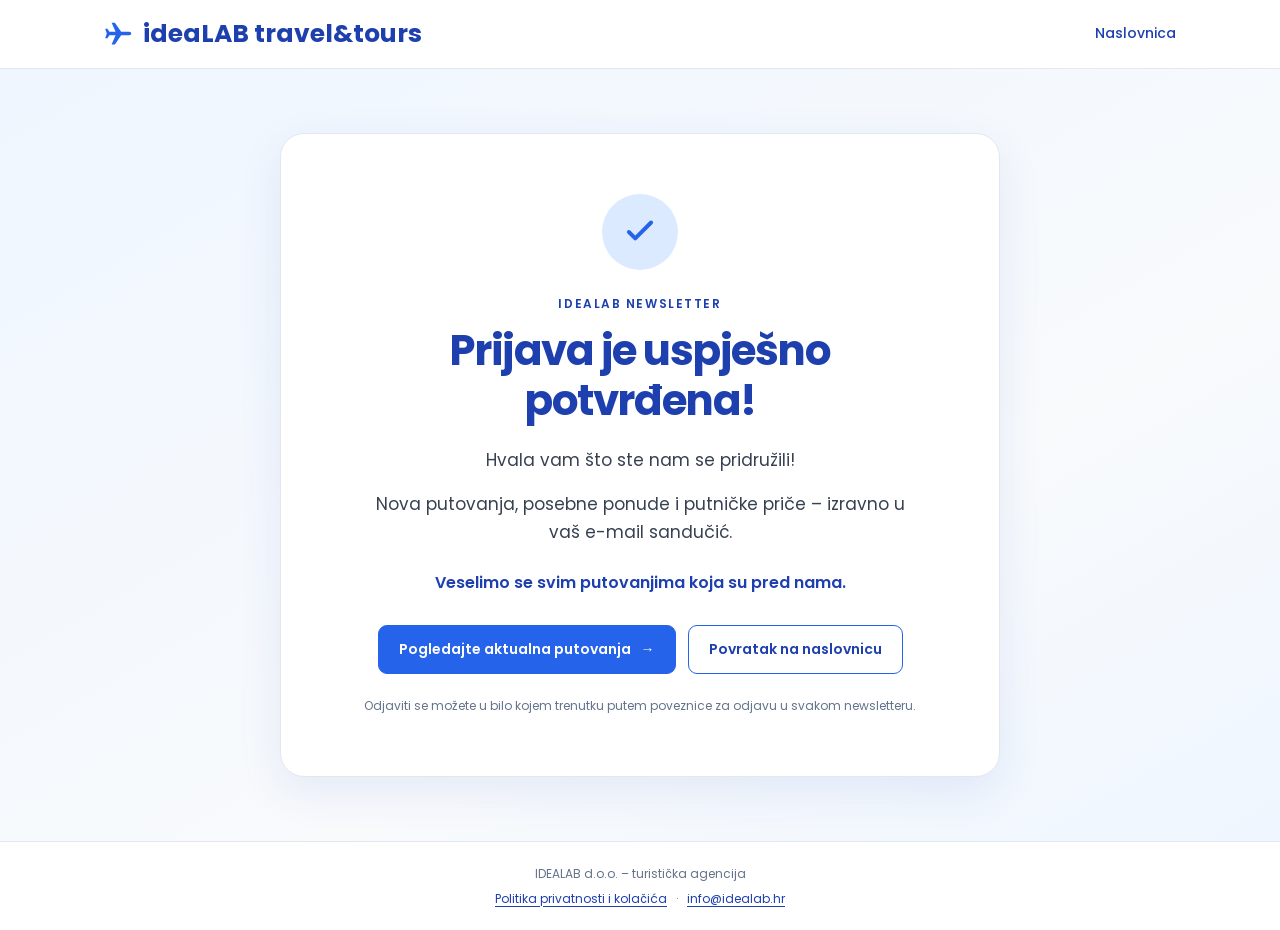
<file: newsletter-prijava-potvrdena.html>
<!doctype html>
<html lang="hr">
<head>
  <meta charset="utf-8">
  <meta name="viewport" content="width=device-width, initial-scale=1">
  <meta name="robots" content="noindex, follow">
  <meta name="theme-color" content="#1e40af">
  <title>Hvala na prijavi | ideaLAB travel&amp;tours</title>
  <link rel="stylesheet" href="https://fonts.googleapis.com/css2?family=Poppins:wght@400;500;600;700&amp;display=swap">
  <style>
    *{box-sizing:border-box}body{margin:0;min-height:100vh;display:flex;flex-direction:column;font-family:Poppins,Arial,sans-serif;color:#374151;background:#f8fafc;line-height:1.65}a{color:#1e40af;text-underline-offset:3px}a:focus-visible{outline:3px solid #60a5fa;outline-offset:4px}header{background:#fff;border-bottom:1px solid #e2e8f0}.header-inner{max-width:1120px;margin:auto;padding:17px 24px;display:flex;align-items:center;justify-content:space-between;gap:16px}.brand{display:inline-flex;align-items:center;gap:10px;font-size:clamp(17px,3vw,25px);font-weight:700;color:#1e40af;text-decoration:none;line-height:1.35}.brand svg{color:#2563eb;flex:none}.home-link{font-size:14px;font-weight:500;text-decoration:none;white-space:nowrap}main{flex:1;display:grid;place-items:center;padding:64px 24px;background:linear-gradient(150deg,#eff6ff 0%,#f8fafc 64%,#eff6ff 100%)}.card{width:100%;max-width:720px;background:#fff;border:1px solid #e2e8f0;border-radius:24px;padding:clamp(28px,6vw,60px);box-shadow:0 14px 45px rgba(30,64,175,.09);text-align:center}.check{width:76px;height:76px;display:grid;place-items:center;margin:0 auto 24px;background:#dbeafe;border-radius:50%;color:#2563eb}.eyebrow{font-size:12px;font-weight:600;letter-spacing:.13em;text-transform:uppercase;color:#1e40af;margin:0 0 12px}h1{font-size:clamp(27px,5vw,42px);color:#1e40af;line-height:1.2;letter-spacing:-.035em;margin:0 0 20px;font-weight:700}.lead{font-size:clamp(15px,2.7vw,17px);margin:0 auto 16px;max-width:530px}.signature{color:#1e40af;font-weight:600;margin:24px 0}.actions{display:flex;flex-wrap:wrap;justify-content:center;gap:12px;margin:28px 0 22px}.btn{display:inline-flex;align-items:center;justify-content:center;gap:10px;padding:12px 20px;border:1px solid #2563eb;border-radius:9px;font-size:14px;font-weight:600;text-decoration:none;min-height:48px}.primary{background:#2563eb;color:#fff}.primary:hover{background:#1d4ed8}.secondary{color:#1e40af;background:#fff}.secondary:hover{background:#eff6ff}.note{font-size:12px;color:#64748b;margin:0}.footer{background:#fff;border-top:1px solid #e2e8f0;padding:22px 24px;text-align:center;font-size:12px;color:#64748b}.footer p{margin:0 0 5px}.footer a{margin:0 6px;display:inline-block}@media(max-width:480px){.header-inner{padding:15px 16px}.brand{gap:6px}.brand svg{width:22px;height:22px}.home-link{font-size:12px}main{padding:30px 16px}.card{border-radius:18px;padding:32px 20px}.actions{flex-direction:column}.btn{width:100%}.check{width:64px;height:64px;margin-bottom:20px}}
  </style>

<link rel="icon" href="/favicon.svg" type="image/svg+xml">
</head>
<body>
<header><div class="header-inner">
  <a class="brand" href="index.html" aria-label="ideaLAB travel and tours – naslovnica"><svg width="29" height="29" viewBox="0 0 24 24" fill="currentColor" aria-hidden="true"><path d="M21 10.5h-6.8L9 3H6.3l3.3 7.5H4.5L2.8 8H1l1.3 4L1 16h1.8l1.7-2.5h5.1L6.3 21H9l5.2-7.5H21a1.5 1.5 0 0 0 0-3Z"/></svg><span>ideaLAB travel&amp;tours</span></a>
  <a class="home-link" href="index.html">Naslovnica</a>
</div></header>
<main>
  <section class="card" aria-labelledby="thanks-title">
    <div class="check" aria-hidden="true"><svg width="38" height="38" viewBox="0 0 24 24" fill="none" stroke="currentColor" stroke-width="2.5" stroke-linecap="round" stroke-linejoin="round"><path d="m5 12 4 4L19 6"/></svg></div>
    <p class="eyebrow">ideaLAB newsletter</p>
    <h1 id="thanks-title">Prijava je uspješno potvrđena!</h1>
    <p class="lead">Hvala vam što ste nam se pridružili!</p>
    <p class="lead">Nova putovanja, posebne ponude i putničke priče – izravno u vaš e-mail sandučić.</p>
    <p class="signature">Veselimo se svim putovanjima koja su pred nama.</p>
    <div class="actions">
      <a class="btn primary" href="index.html#putovanja">Pogledajte aktualna putovanja <span aria-hidden="true">→</span></a>
      <a class="btn secondary" href="index.html">Povratak na naslovnicu</a>
    </div>
    <p class="note">Odjaviti se možete u bilo kojem trenutku putem poveznice za odjavu u svakom newsletteru.</p>
  </section>
</main>
<footer class="footer"><p>IDEALAB d.o.o. – turistička agencija</p><a href="politika-privatnosti.html">Politika privatnosti i kolačića</a><span aria-hidden="true"> · </span><a href="mailto:info@idealab.hr">info@idealab.hr</a></footer>
</body>
</html>
</file>
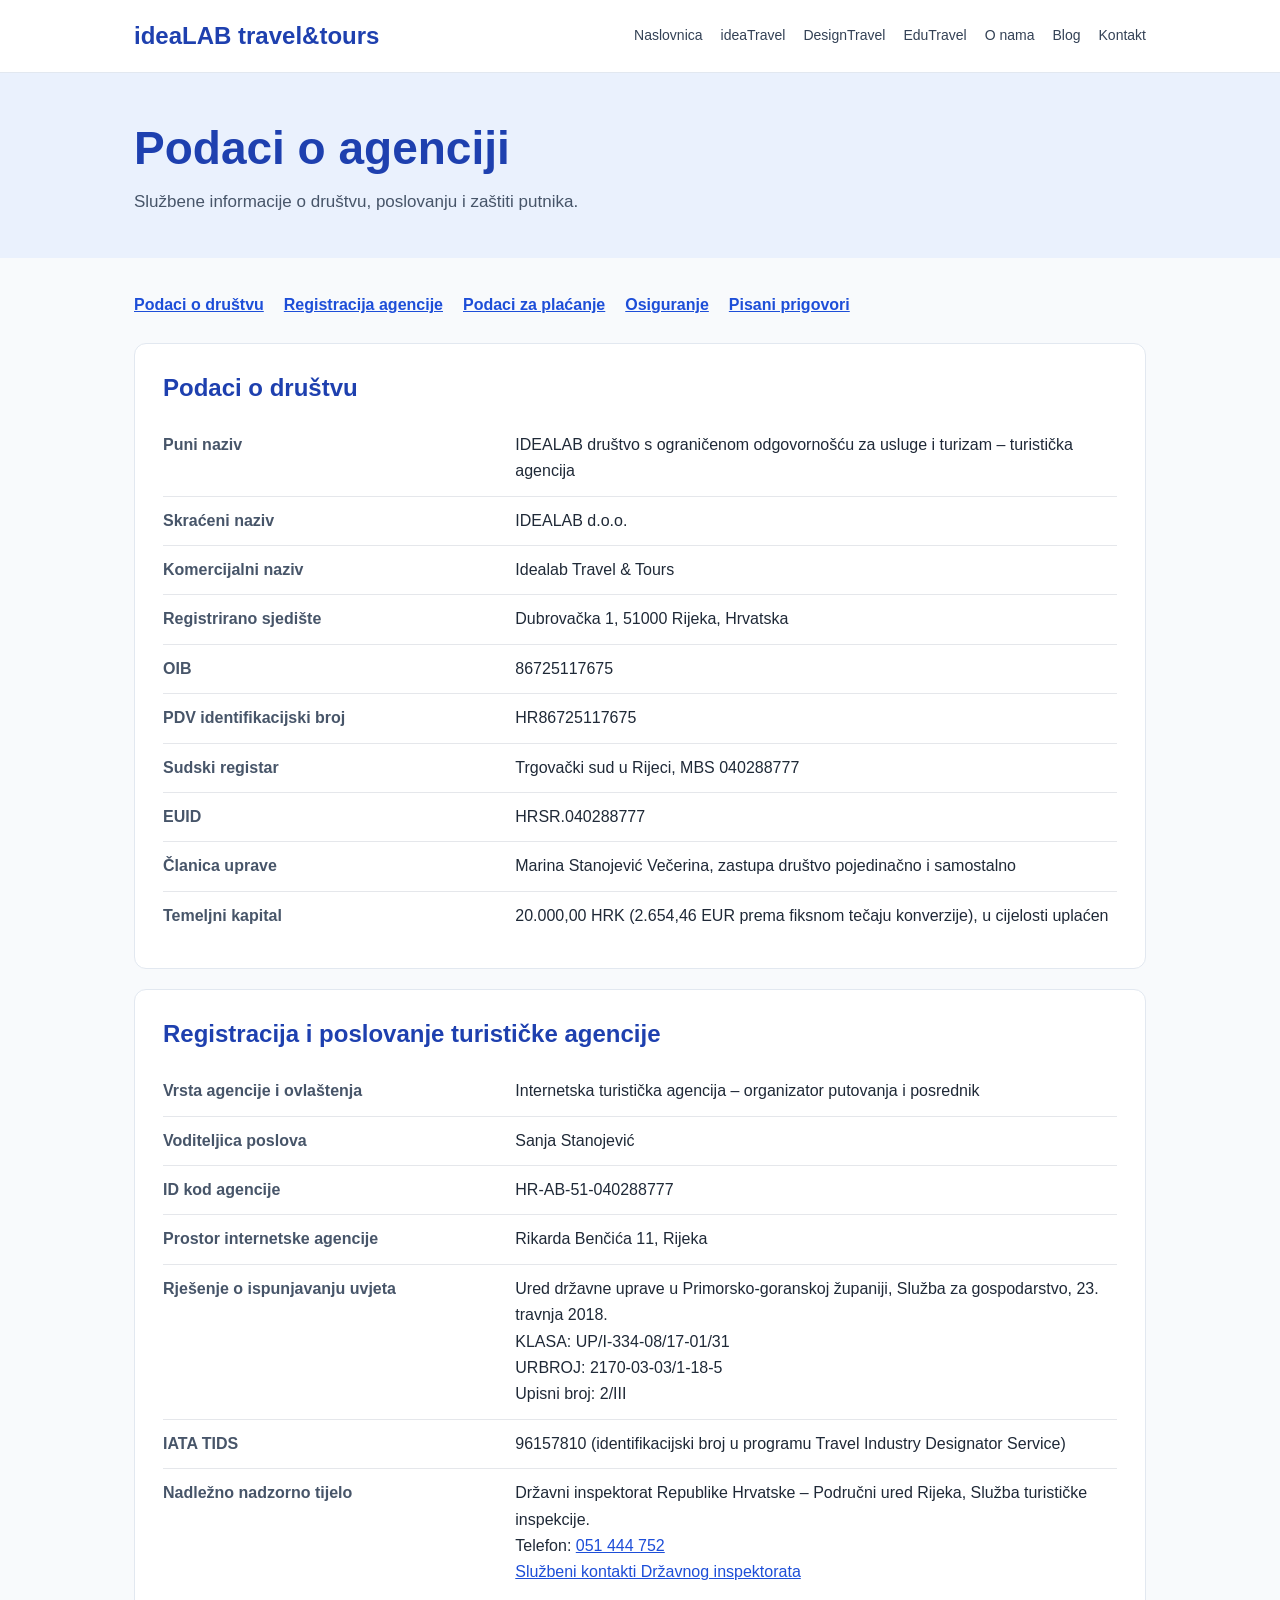
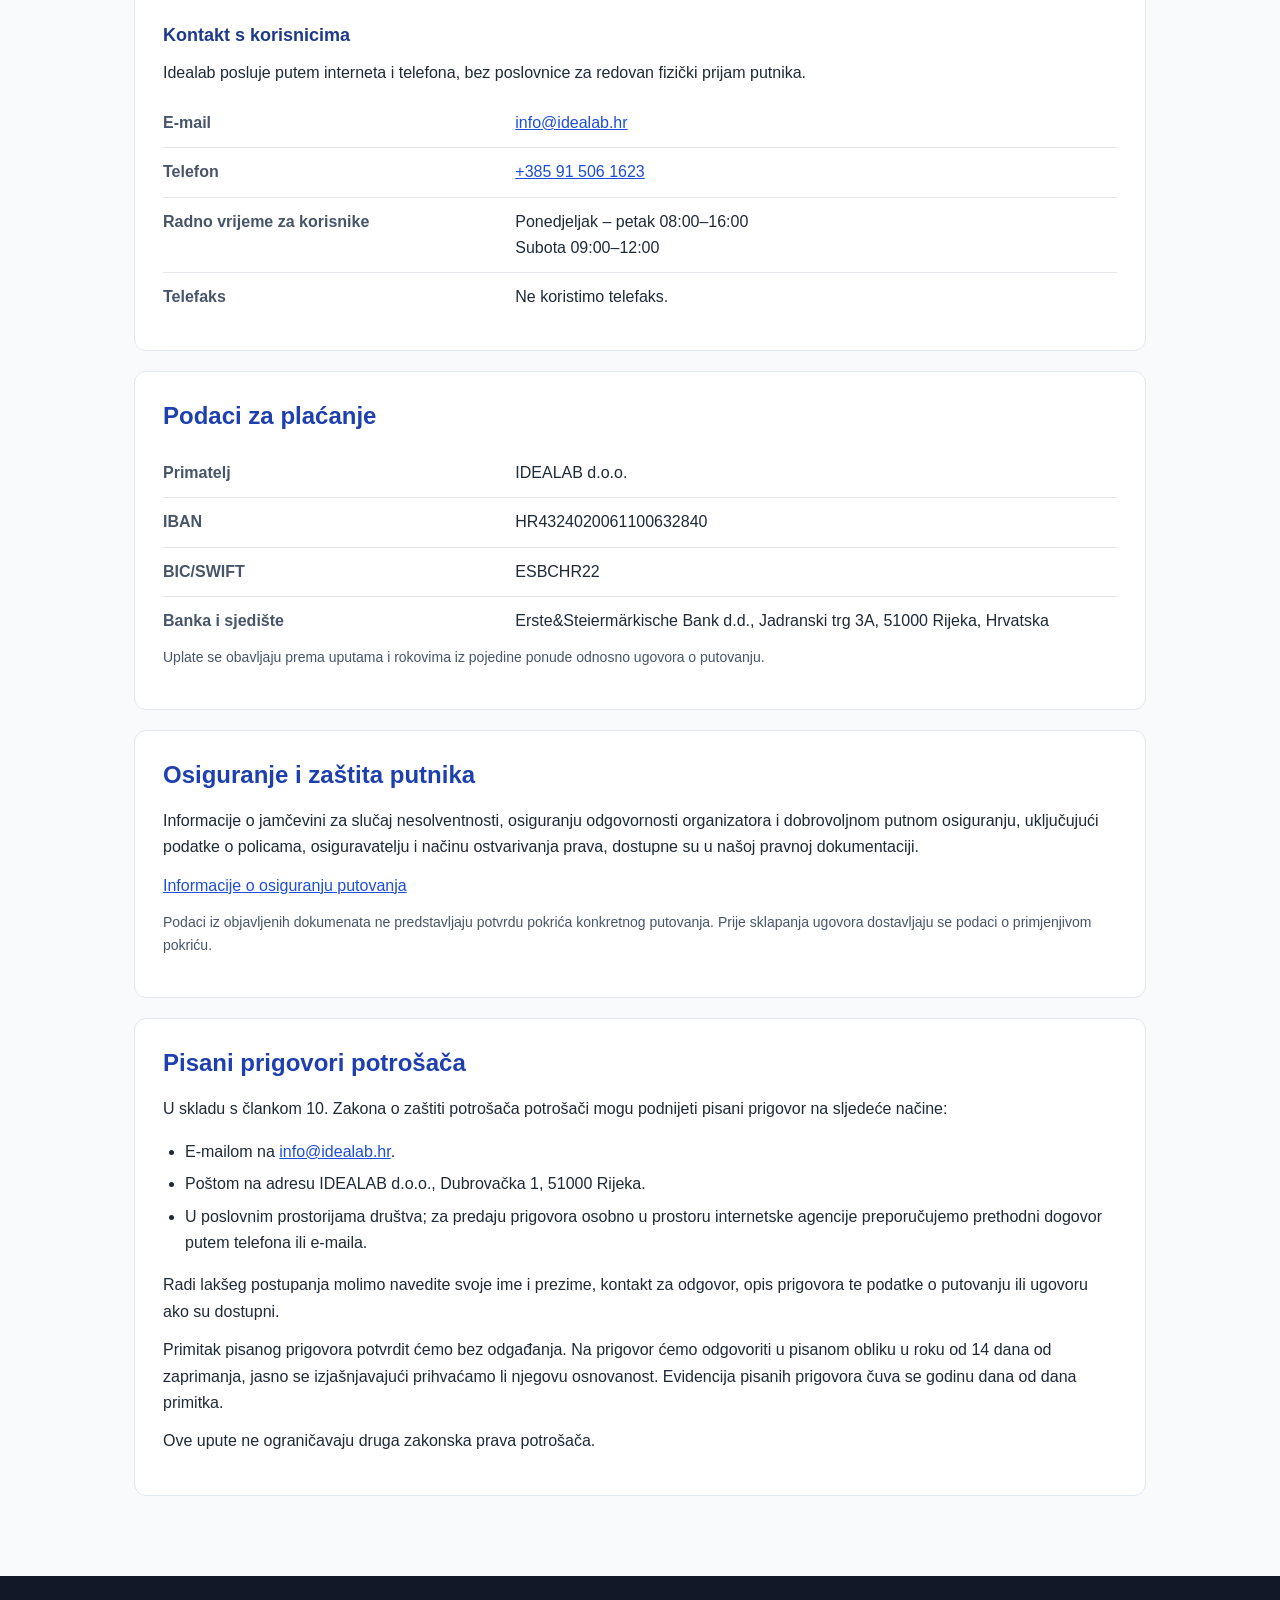
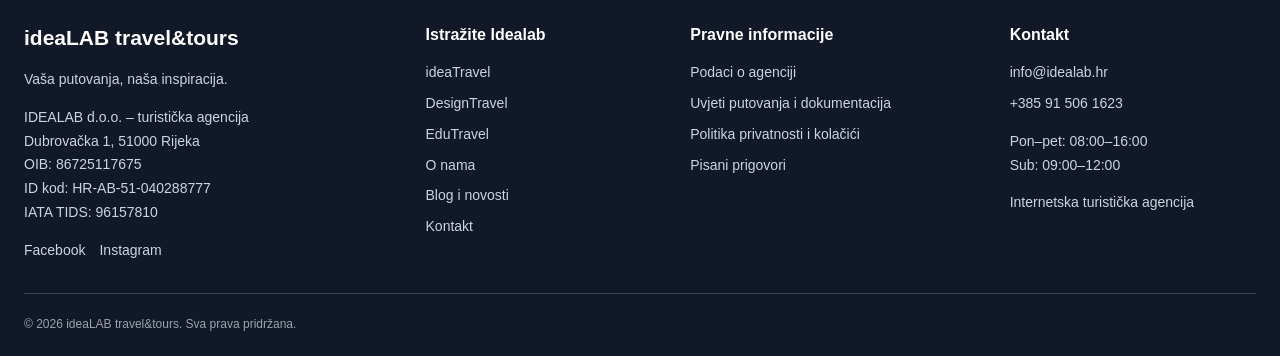
<file: podaci-o-agenciji.html>
<!doctype html>
<html lang="hr"><head><meta charset="utf-8"><meta name="viewport" content="width=device-width, initial-scale=1"><title>Podaci o agenciji | Idealab Travel &amp; Tours</title><meta name="description" content="Službeni podaci turističke agencije IDEALAB d.o.o. iz Rijeke: registracija, kontakt, podaci za uplatu, osiguranje i pisani prigovori."><link rel="stylesheet" href="footer.css?v=1"><style>
*{box-sizing:border-box}html{scroll-behavior:smooth;scroll-padding-top:24px}body{margin:0;font-family:Arial,sans-serif;color:#1f2937;background:#f8fafc;line-height:1.65}a{color:#1d4ed8}a:focus-visible{outline:3px solid #60a5fa;outline-offset:3px}.agency-wrap{max-width:1060px;margin:0 auto;padding:0 24px}.agency-header{background:#fff;border-bottom:1px solid #e2e8f0}.agency-header .agency-wrap{display:flex;justify-content:space-between;gap:18px;align-items:center;min-height:72px;flex-wrap:wrap;padding-top:12px;padding-bottom:12px}.agency-brand{font-weight:700;font-size:24px;color:#1e40af;text-decoration:none}.agency-nav{display:flex;gap:18px;flex-wrap:wrap;font-size:14px}.agency-nav a{text-decoration:none;color:#334155}.agency-hero{background:#eaf1fd;padding:48px 0 42px}.agency-hero h1{color:#1e40af;line-height:1.2;font-size:clamp(30px,5vw,46px);margin:0 0 12px}.agency-hero p{margin:0;color:#475569;font-size:17px}.agency-content{padding-top:34px;padding-bottom:60px}.agency-card{background:#fff;border:1px solid #e2e8f0;border-radius:12px;padding:28px;margin:0 0 20px}.agency-card h2{font-size:24px;color:#1e40af;margin:0 0 18px;line-height:1.3}.agency-card h3{font-size:18px;color:#1e3a8a;margin:24px 0 10px}.agency-card p{margin:0 0 12px}.agency-data{margin:0}.agency-data div{display:grid;grid-template-columns:minmax(0,1fr) minmax(0,1.8fr);gap:18px;padding:11px 0;border-bottom:1px solid #e5e7eb}.agency-data div:last-child{border:0}.agency-data dt{font-weight:600;color:#475569}.agency-data dd{margin:0;overflow-wrap:anywhere}.agency-jumps{display:flex;flex-wrap:wrap;gap:10px 20px;margin-bottom:24px}.agency-jumps a{font-weight:600}.agency-note{color:#475569;font-size:14px}.agency-card ul{padding-left:22px}.agency-card li{margin:6px 0}@media(max-width:640px){.agency-wrap{padding-left:18px;padding-right:18px}.agency-card{padding:20px}.agency-data div{grid-template-columns:1fr;gap:3px}.agency-nav{gap:12px}.agency-brand{font-size:21px}}
</style>
<!-- Idealab SEO -->
<link rel="canonical" href="https://idealab.hr/podaci-o-agenciji">
<link rel="icon" href="/favicon.svg" type="image/svg+xml">
<meta property="og:type" content="website">
<meta property="og:locale" content="hr_HR">
<meta property="og:site_name" content="ideaLAB travel&amp;tours">
<meta property="og:title" content="Podaci o agenciji | Idealab Travel &amp; Tours">
<meta property="og:description" content="Službeni podaci turističke agencije IDEALAB d.o.o. iz Rijeke: registracija, kontakt, podaci za uplatu, osiguranje i pisani prigovori.">
<meta property="og:url" content="https://idealab.hr/podaci-o-agenciji">
<meta property="og:image" content="https://idealab.hr/seo-podijeli.jpg">
<meta property="og:image:width" content="1200">
<meta property="og:image:height" content="630">
<meta property="og:image:alt" content="Madrid – panorama grada i ulica Gran Vía">
<meta name="twitter:card" content="summary_large_image">
<meta name="twitter:title" content="Podaci o agenciji | Idealab Travel &amp; Tours">
<meta name="twitter:description" content="Službeni podaci turističke agencije IDEALAB d.o.o. iz Rijeke: registracija, kontakt, podaci za uplatu, osiguranje i pisani prigovori.">
<meta name="twitter:image" content="https://idealab.hr/seo-podijeli.jpg">
<meta name="twitter:image:alt" content="Madrid – panorama grada i ulica Gran Vía">
</head><body>
<header class="agency-header"><div class="agency-wrap"><a class="agency-brand" href="index.html">ideaLAB travel&amp;tours</a><nav class="agency-nav" aria-label="Glavni izbornik"><a href="index.html">Naslovnica</a><a href="index.html#putovanja">ideaTravel</a><a href="design-travel.html">DesignTravel</a><a href="educational-travel.html">EduTravel</a><a href="index.html#o-nama">O nama</a><a href="index.html#blog">Blog</a><a href="index.html#kontakt">Kontakt</a></nav></div></header>
<main><div class="agency-hero"><div class="agency-wrap"><h1>Podaci o agenciji</h1><p>Službene informacije o društvu, poslovanju i zaštiti putnika.</p></div></div>
<div class="agency-wrap agency-content"><div class="agency-jumps"><a href="#drustvo">Podaci o društvu</a><a href="#registracija">Registracija agencije</a><a href="#placanje">Podaci za plaćanje</a><a href="#osiguranje">Osiguranje</a><a href="#prigovori">Pisani prigovori</a></div>
<section class="agency-card" id="drustvo"><h2>Podaci o društvu</h2><dl class="agency-data">
<div><dt>Puni naziv</dt><dd>IDEALAB društvo s ograničenom odgovornošću za usluge i turizam – turistička agencija</dd></div>
<div><dt>Skraćeni naziv</dt><dd>IDEALAB d.o.o.</dd></div><div><dt>Komercijalni naziv</dt><dd>Idealab Travel &amp; Tours</dd></div><div><dt>Registrirano sjedište</dt><dd>Dubrovačka 1, 51000 Rijeka, Hrvatska</dd></div><div><dt>OIB</dt><dd>86725117675</dd></div><div><dt>PDV identifikacijski broj</dt><dd>HR86725117675</dd></div><div><dt>Sudski registar</dt><dd>Trgovački sud u Rijeci, MBS 040288777</dd></div><div><dt>EUID</dt><dd>HRSR.040288777</dd></div><div><dt>Članica uprave</dt><dd>Marina Stanojević Večerina, zastupa društvo pojedinačno i samostalno</dd></div><div><dt>Temeljni kapital</dt><dd>20.000,00 HRK (2.654,46 EUR prema fiksnom tečaju konverzije), u cijelosti uplaćen</dd></div></dl></section>
<section class="agency-card" id="registracija"><h2>Registracija i poslovanje turističke agencije</h2><dl class="agency-data"><div><dt>Vrsta agencije i ovlaštenja</dt><dd>Internetska turistička agencija – organizator putovanja i posrednik</dd></div><div><dt>Voditeljica poslova</dt><dd>Sanja Stanojević</dd></div><div><dt>ID kod agencije</dt><dd>HR-AB-51-040288777</dd></div><div><dt>Prostor internetske agencije</dt><dd>Rikarda Benčića 11, Rijeka</dd></div><div><dt>Rješenje o ispunjavanju uvjeta</dt><dd>Ured državne uprave u Primorsko-goranskoj županiji, Služba za gospodarstvo, 23. travnja 2018.<br>KLASA: UP/I-334-08/17-01/31<br>URBROJ: 2170-03-03/1-18-5<br>Upisni broj: 2/III</dd></div><div><dt>IATA TIDS</dt><dd>96157810 (identifikacijski broj u programu Travel Industry Designator Service)</dd></div><div><dt>Nadležno nadzorno tijelo</dt><dd>Državni inspektorat Republike Hrvatske – Područni ured Rijeka, Služba turističke inspekcije.<br>Telefon: <a href="tel:+38551444752">051 444 752</a><br><a href="https://dirh.gov.hr/kontakti/podrucni-uredi/331">Službeni kontakti Državnog inspektorata</a></dd></div></dl><h3>Kontakt s korisnicima</h3><p>Idealab posluje putem interneta i telefona, bez poslovnice za redovan fizički prijam putnika.</p><dl class="agency-data"><div><dt>E-mail</dt><dd><a href="mailto:info@idealab.hr">info@idealab.hr</a></dd></div><div><dt>Telefon</dt><dd><a href="tel:+385915061623">+385 91 506 1623</a></dd></div><div><dt>Radno vrijeme za korisnike</dt><dd>Ponedjeljak – petak 08:00–16:00<br>Subota 09:00–12:00</dd></div><div><dt>Telefaks</dt><dd>Ne koristimo telefaks.</dd></div></dl></section>
<section class="agency-card" id="placanje"><h2>Podaci za plaćanje</h2><dl class="agency-data"><div><dt>Primatelj</dt><dd>IDEALAB d.o.o.</dd></div><div><dt>IBAN</dt><dd>HR4324020061100632840</dd></div><div><dt>BIC/SWIFT</dt><dd>ESBCHR22</dd></div><div><dt>Banka i sjedište</dt><dd>Erste&amp;Steiermärkische Bank d.d., Jadranski trg 3A, 51000 Rijeka, Hrvatska</dd></div></dl><p class="agency-note">Uplate se obavljaju prema uputama i rokovima iz pojedine ponude odnosno ugovora o putovanju.</p></section>
<section class="agency-card" id="osiguranje"><h2>Osiguranje i zaštita putnika</h2><p>Informacije o jamčevini za slučaj nesolventnosti, osiguranju odgovornosti organizatora i dobrovoljnom putnom osiguranju, uključujući podatke o policama, osiguravatelju i načinu ostvarivanja prava, dostupne su u našoj pravnoj dokumentaciji.</p><p><a href="uvjeti-putovanja.html#osiguranje">Informacije o osiguranju putovanja</a></p><p class="agency-note">Podaci iz objavljenih dokumenata ne predstavljaju potvrdu pokrića konkretnog putovanja. Prije sklapanja ugovora dostavljaju se podaci o primjenjivom pokriću.</p></section>
<section class="agency-card" id="prigovori"><h2>Pisani prigovori potrošača</h2><p>U skladu s člankom 10. Zakona o zaštiti potrošača potrošači mogu podnijeti pisani prigovor na sljedeće načine:</p><ul><li>E-mailom na <a href="mailto:info@idealab.hr?subject=Pisani%20prigovor">info@idealab.hr</a>.</li><li>Poštom na adresu IDEALAB d.o.o., Dubrovačka 1, 51000 Rijeka.</li><li>U poslovnim prostorijama društva; za predaju prigovora osobno u prostoru internetske agencije preporučujemo prethodni dogovor putem telefona ili e-maila.</li></ul><p>Radi lakšeg postupanja molimo navedite svoje ime i prezime, kontakt za odgovor, opis prigovora te podatke o putovanju ili ugovoru ako su dostupni.</p><p>Primitak pisanog prigovora potvrdit ćemo bez odgađanja. Na prigovor ćemo odgovoriti u pisanom obliku u roku od 14 dana od zaprimanja, jasno se izjašnjavajući prihvaćamo li njegovu osnovanost. Evidencija pisanih prigovora čuva se godinu dana od dana primitka.</p><p>Ove upute ne ograničavaju druga zakonska prava potrošača.</p></section>
</div></main>
<footer class="idealab-footer" aria-label="Podaci i poveznice turističke agencije">
  <div class="if-inner">
    <div class="if-grid">
      <section><h2 class="if-brand"><a href="index.html">ideaLAB travel&amp;tours</a></h2><p>Vaša putovanja, naša inspiracija.</p><p>IDEALAB d.o.o. – turistička agencija<br>Dubrovačka 1, 51000 Rijeka<br>OIB: 86725117675<br>ID kod: HR-AB-51-040288777<br>IATA TIDS: 96157810</p><div class="if-social"><a href="https://www.facebook.com/profile.php?id=100063558581221" target="_blank" rel="noopener noreferrer">Facebook</a><a href="https://www.instagram.com/idealab.travel.tours" target="_blank" rel="noopener noreferrer">Instagram</a></div></section>
      <section><h2>Istražite Idealab</h2><ul><li><a href="index.html#putovanja">ideaTravel</a></li><li><a href="design-travel.html">DesignTravel</a></li><li><a href="educational-travel.html">EduTravel</a></li><li><a href="index.html#o-nama">O nama</a></li><li><a href="index.html#blog">Blog i novosti</a></li><li><a href="index.html#kontakt">Kontakt</a></li></ul></section>
      <section><h2>Pravne informacije</h2><ul><li><a href="podaci-o-agenciji.html">Podaci o agenciji</a></li><li><a href="uvjeti-putovanja.html">Uvjeti putovanja i dokumentacija</a></li><li><a href="politika-privatnosti.html">Politika privatnosti i kolačići</a></li><li><a href="podaci-o-agenciji.html#prigovori">Pisani prigovori</a></li></ul></section>
      <section><h2>Kontakt</h2><ul><li><a href="mailto:info@idealab.hr">info@idealab.hr</a></li><li><a href="tel:+385915061623">+385 91 506 1623</a></li></ul><p>Pon–pet: 08:00–16:00<br>Sub: 09:00–12:00</p><p>Internetska turistička agencija</p></section>
    </div>
    <div class="if-bottom">© 2026 ideaLAB travel&amp;tours. Sva prava pridržana.</div>
  </div>
</footer>
</body></html>
</file>
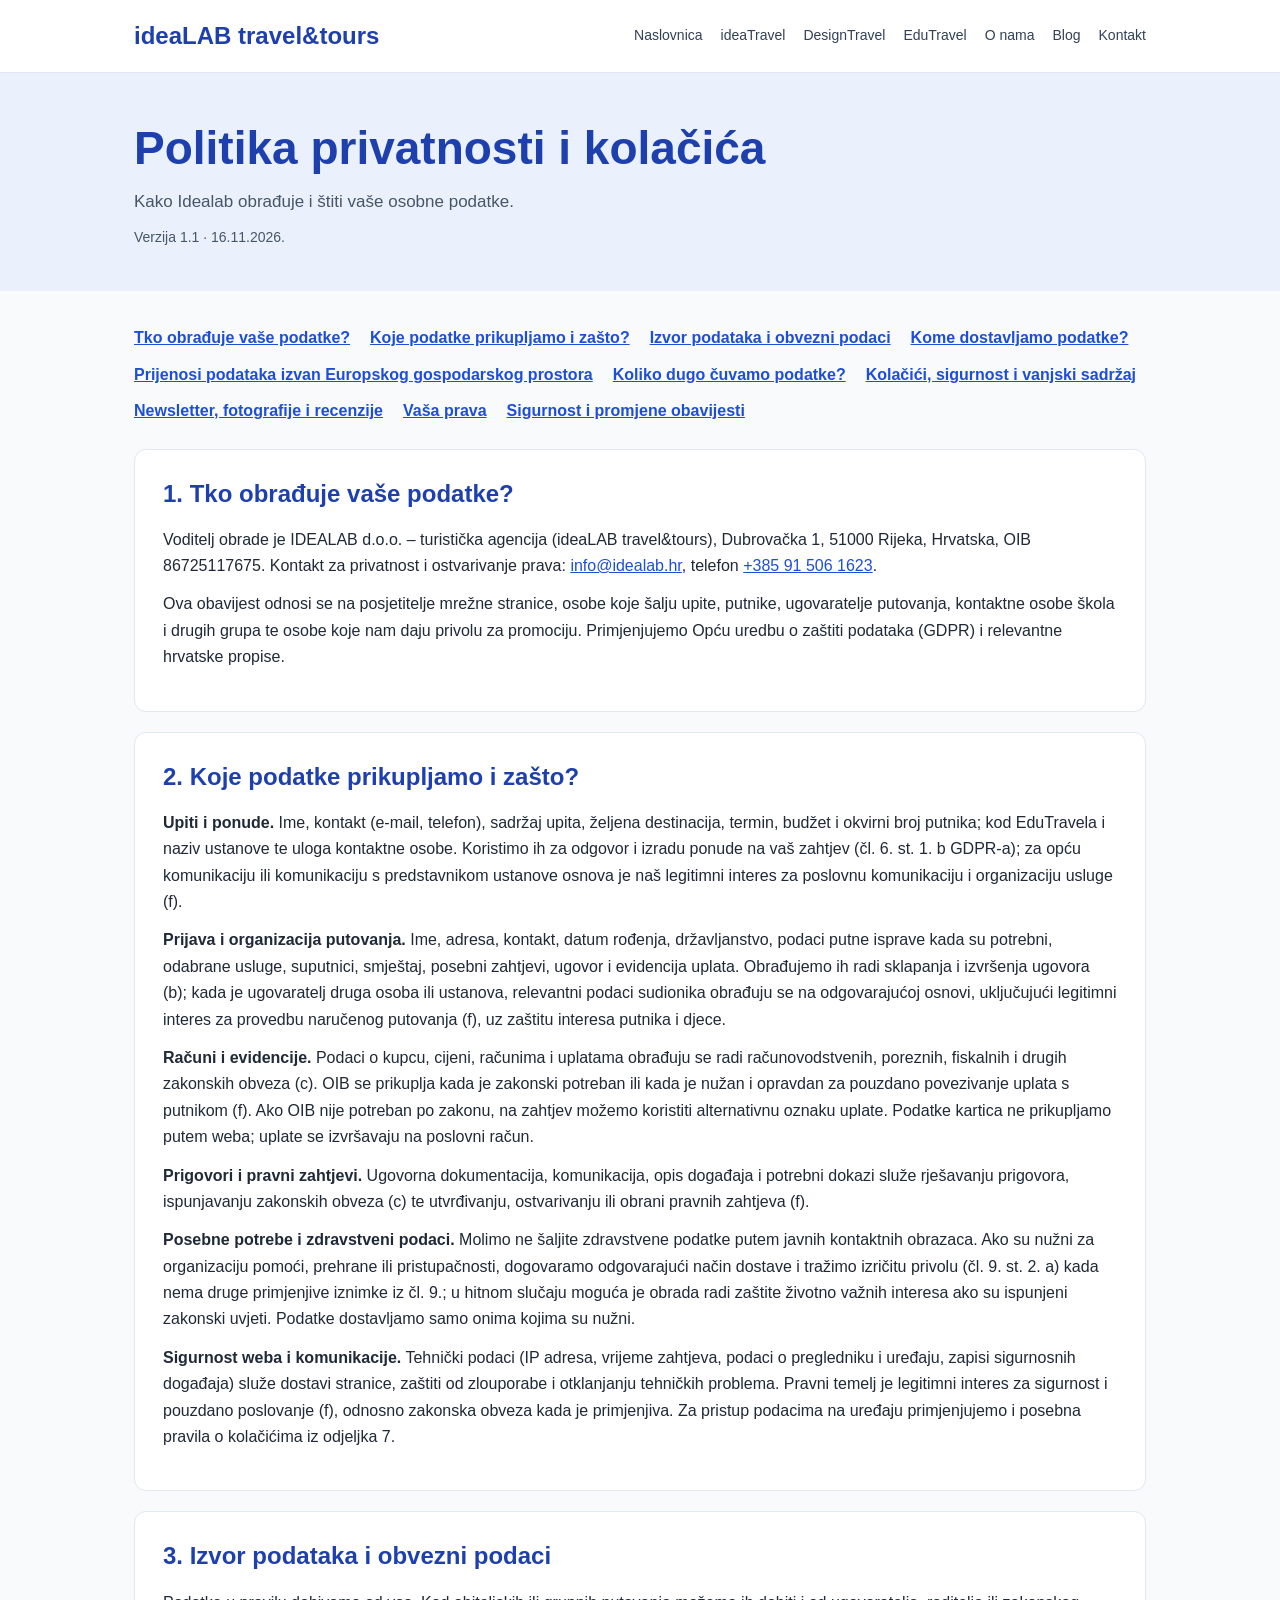
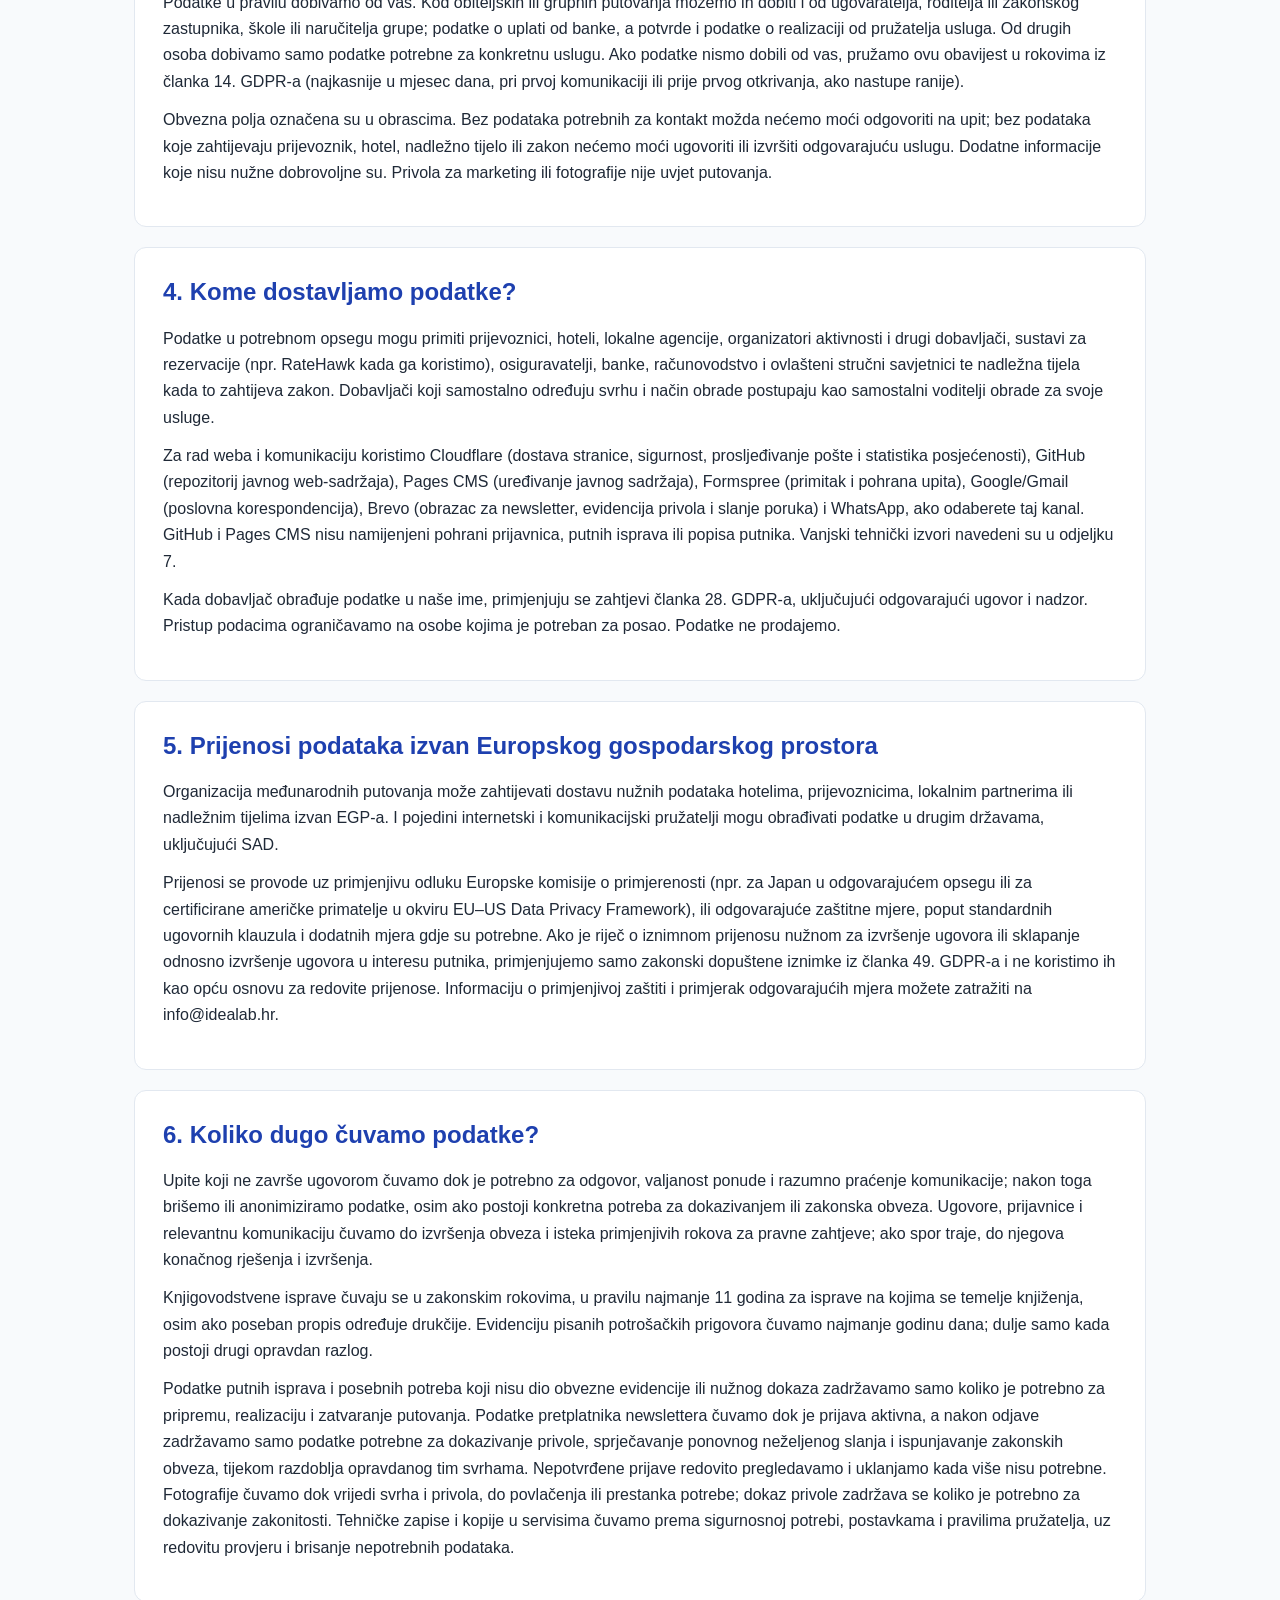
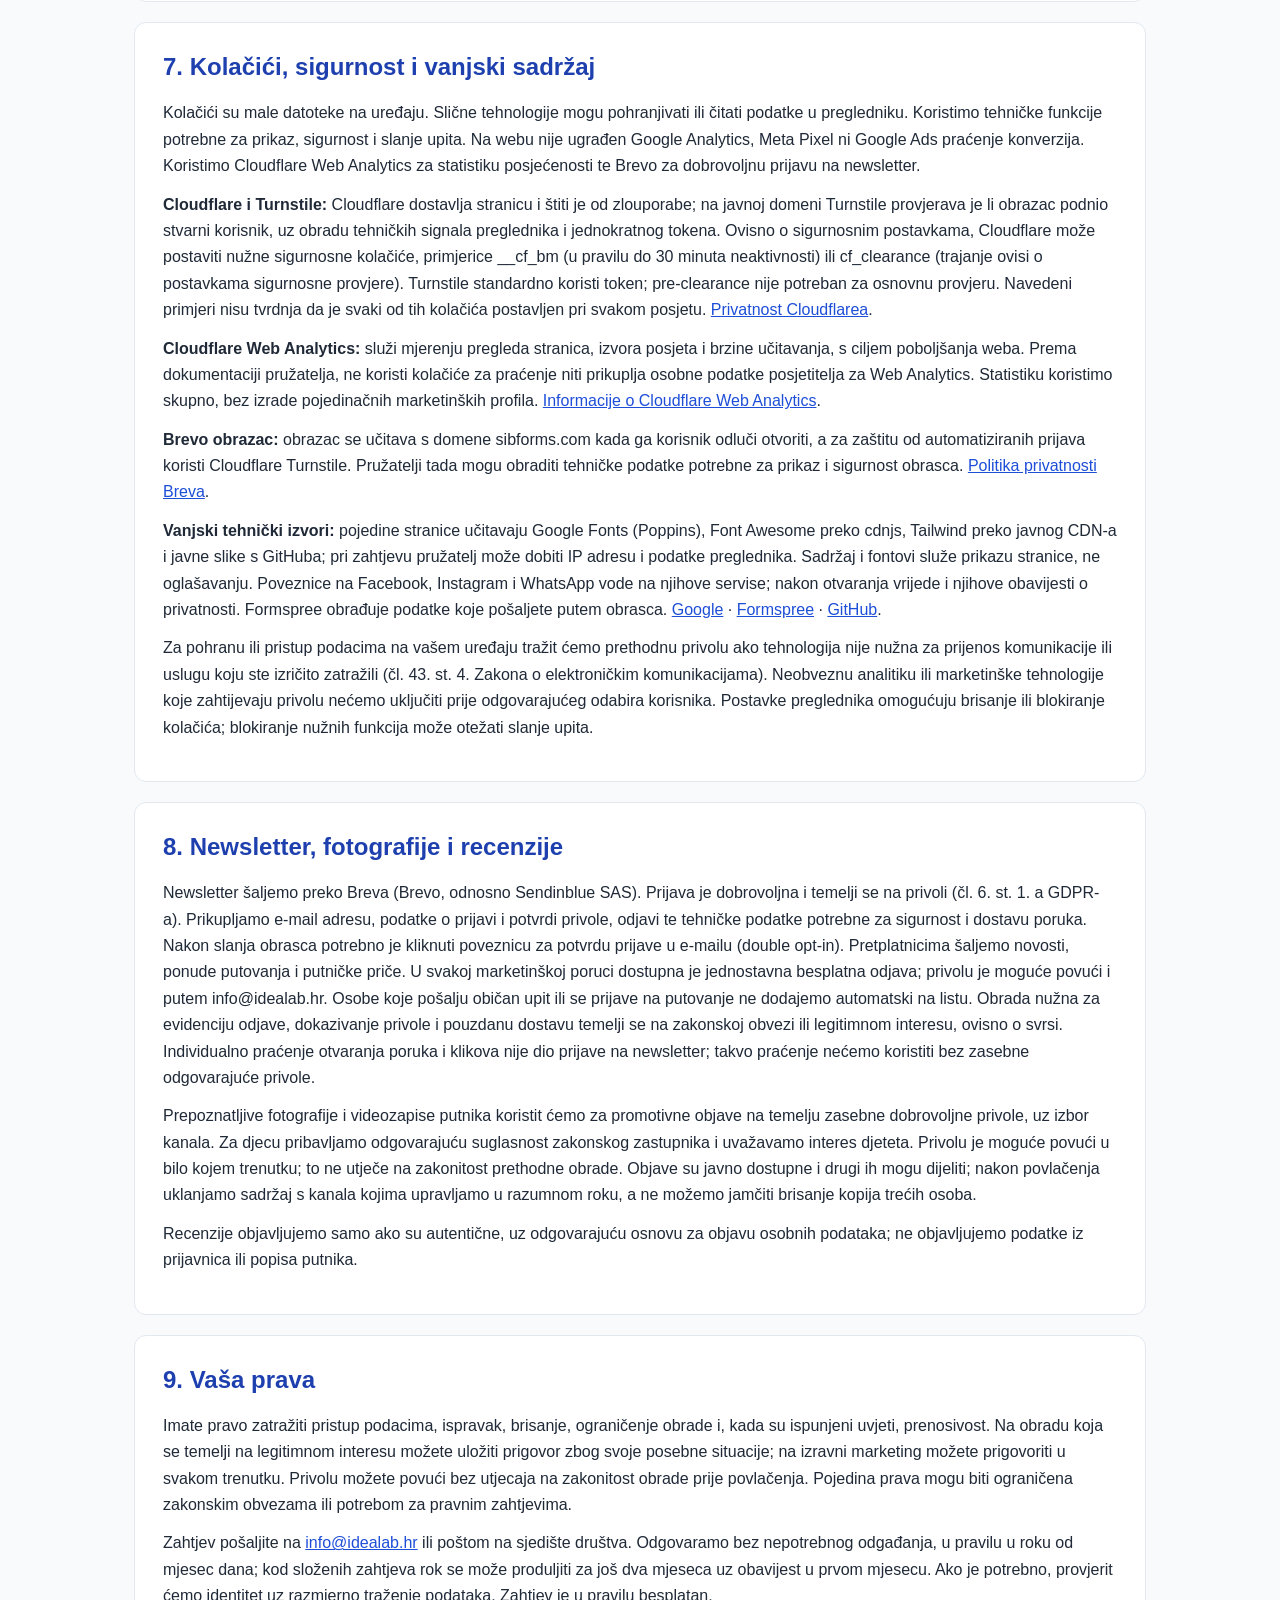
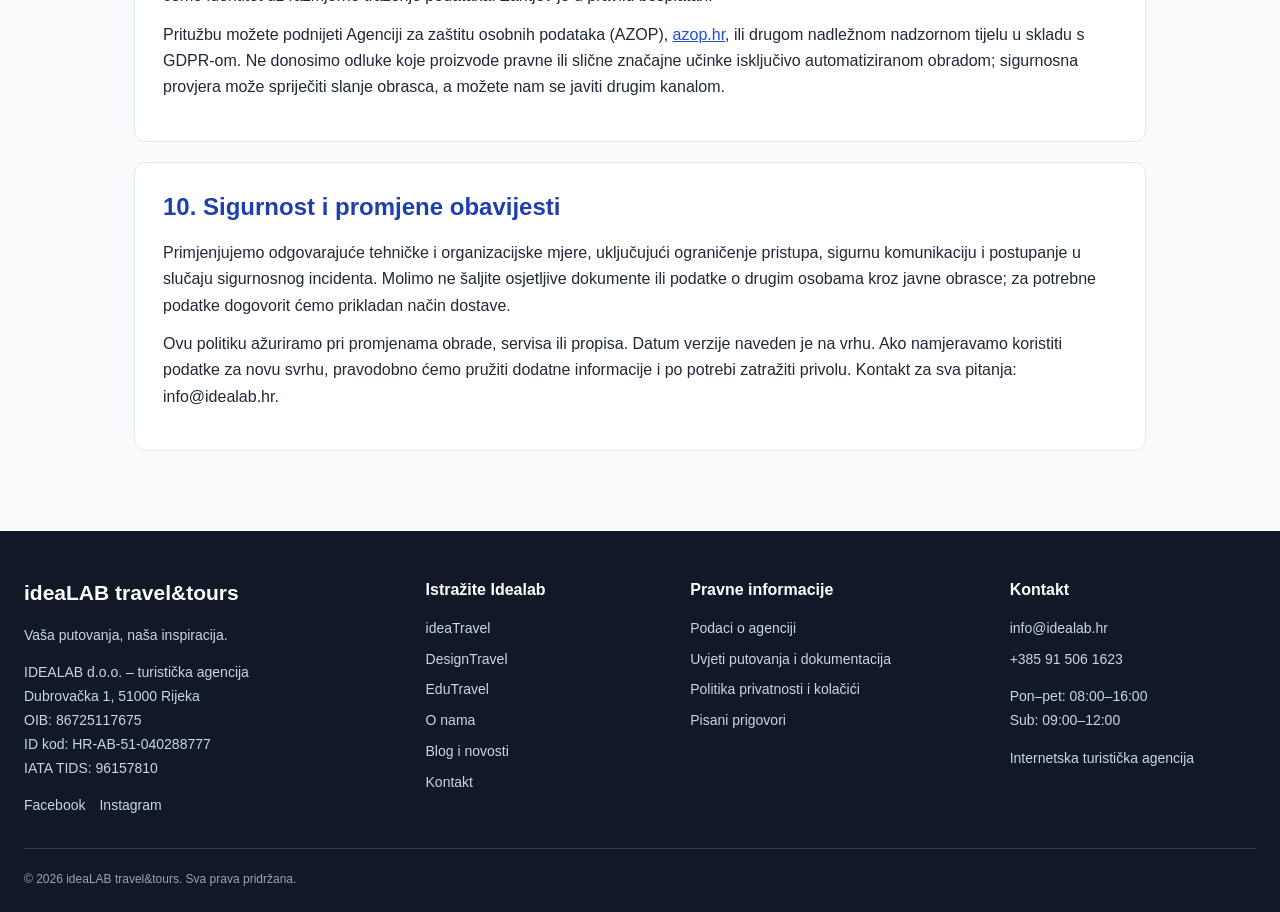
<file: politika-privatnosti.html>
<!doctype html>
<html lang="hr"><head><meta charset="utf-8"><meta name="viewport" content="width=device-width, initial-scale=1"><title>Politika privatnosti i kolačića | Idealab</title><meta name="description" content="Informacije o obradi osobnih podataka putnika, privatnosti, kolačićima i pravima korisnika mrežne stranice Idealab."><link rel="stylesheet" href="footer.css?v=1"><style>
*{box-sizing:border-box}html{scroll-behavior:smooth;scroll-padding-top:24px}body{margin:0;font-family:Arial,sans-serif;color:#1f2937;background:#f8fafc;line-height:1.65}a{color:#1d4ed8}a:focus-visible{outline:3px solid #60a5fa;outline-offset:3px}.agency-wrap{max-width:1060px;margin:0 auto;padding:0 24px}.agency-header{background:#fff;border-bottom:1px solid #e2e8f0}.agency-header .agency-wrap{display:flex;justify-content:space-between;gap:18px;align-items:center;min-height:72px;flex-wrap:wrap;padding-top:12px;padding-bottom:12px}.agency-brand{font-weight:700;font-size:24px;color:#1e40af;text-decoration:none}.agency-nav{display:flex;gap:18px;flex-wrap:wrap;font-size:14px}.agency-nav a{text-decoration:none;color:#334155}.agency-hero{background:#eaf1fd;padding:48px 0 42px}.agency-hero h1{color:#1e40af;line-height:1.2;font-size:clamp(30px,5vw,46px);margin:0 0 12px}.agency-hero p{margin:0;color:#475569;font-size:17px}.agency-content{padding-top:34px;padding-bottom:60px}.agency-card{background:#fff;border:1px solid #e2e8f0;border-radius:12px;padding:28px;margin:0 0 20px}.agency-card h2{font-size:24px;color:#1e40af;margin:0 0 18px;line-height:1.3}.agency-card h3{font-size:18px;color:#1e3a8a;margin:24px 0 10px}.agency-card p{margin:0 0 12px}.agency-data{margin:0}.agency-data div{display:grid;grid-template-columns:minmax(0,1fr) minmax(0,1.8fr);gap:18px;padding:11px 0;border-bottom:1px solid #e5e7eb}.agency-data div:last-child{border:0}.agency-data dt{font-weight:600;color:#475569}.agency-data dd{margin:0;overflow-wrap:anywhere}.agency-jumps{display:flex;flex-wrap:wrap;gap:10px 20px;margin-bottom:24px}.agency-jumps a{font-weight:600}.agency-note{color:#475569;font-size:14px}.agency-card ul{padding-left:22px}.agency-card li{margin:6px 0}@media(max-width:640px){.agency-wrap{padding-left:18px;padding-right:18px}.agency-card{padding:20px}.agency-data div{grid-template-columns:1fr;gap:3px}.agency-nav{gap:12px}.agency-brand{font-size:21px}}
</style>
<!-- Idealab SEO -->
<link rel="canonical" href="https://idealab.hr/politika-privatnosti">
<link rel="icon" href="/favicon.svg" type="image/svg+xml">
<meta property="og:type" content="website">
<meta property="og:locale" content="hr_HR">
<meta property="og:site_name" content="ideaLAB travel&amp;tours">
<meta property="og:title" content="Politika privatnosti i kolačića | Idealab">
<meta property="og:description" content="Informacije o obradi osobnih podataka putnika, privatnosti, kolačićima i pravima korisnika mrežne stranice Idealab.">
<meta property="og:url" content="https://idealab.hr/politika-privatnosti">
<meta property="og:image" content="https://idealab.hr/seo-podijeli.jpg">
<meta property="og:image:width" content="1200">
<meta property="og:image:height" content="630">
<meta property="og:image:alt" content="Madrid – panorama grada i ulica Gran Vía">
<meta name="twitter:card" content="summary_large_image">
<meta name="twitter:title" content="Politika privatnosti i kolačića | Idealab">
<meta name="twitter:description" content="Informacije o obradi osobnih podataka putnika, privatnosti, kolačićima i pravima korisnika mrežne stranice Idealab.">
<meta name="twitter:image" content="https://idealab.hr/seo-podijeli.jpg">
<meta name="twitter:image:alt" content="Madrid – panorama grada i ulica Gran Vía">
</head><body>
<header class="agency-header"><div class="agency-wrap"><a class="agency-brand" href="index.html">ideaLAB travel&amp;tours</a><nav class="agency-nav" aria-label="Glavni izbornik"><a href="index.html">Naslovnica</a><a href="index.html#putovanja">ideaTravel</a><a href="design-travel.html">DesignTravel</a><a href="educational-travel.html">EduTravel</a><a href="index.html#o-nama">O nama</a><a href="index.html#blog">Blog</a><a href="index.html#kontakt">Kontakt</a></nav></div></header>
<main><div class="agency-hero"><div class="agency-wrap"><h1>Politika privatnosti i kolačića</h1><p>Kako Idealab obrađuje i štiti vaše osobne podatke.</p><p style="font-size:14px;margin-top:10px">Verzija 1.1 · 16.11.2026.</p></div></div><div class="agency-wrap agency-content"><nav class="agency-jumps" aria-label="Sadržaj politike privatnosti"><a href="#voditelj">Tko obrađuje vaše podatke?</a><a href="#podaci">Koje podatke prikupljamo i zašto?</a><a href="#izvori">Izvor podataka i obvezni podaci</a><a href="#primatelji">Kome dostavljamo podatke?</a><a href="#prijenosi">Prijenosi podataka izvan Europskog gospodarskog prostora</a><a href="#rokovi">Koliko dugo čuvamo podatke?</a><a href="#kolacici">Kolačići, sigurnost i vanjski sadržaj</a><a href="#marketing">Newsletter, fotografije i recenzije</a><a href="#prava">Vaša prava</a><a href="#zastita">Sigurnost i promjene obavijesti</a></nav><section class="agency-card" id="voditelj"><h2>1. Tko obrađuje vaše podatke?</h2><p>Voditelj obrade je IDEALAB d.o.o. – turistička agencija (ideaLAB travel&amp;tours), Dubrovačka 1, 51000 Rijeka, Hrvatska, OIB 86725117675. Kontakt za privatnost i ostvarivanje prava: <a href="mailto:info@idealab.hr">info@idealab.hr</a>, telefon <a href="tel:+385915061623">+385 91 506 1623</a>.</p><p>Ova obavijest odnosi se na posjetitelje mrežne stranice, osobe koje šalju upite, putnike, ugovaratelje putovanja, kontaktne osobe škola i drugih grupa te osobe koje nam daju privolu za promociju. Primjenjujemo Opću uredbu o zaštiti podataka (GDPR) i relevantne hrvatske propise.</p></section><section class="agency-card" id="podaci"><h2>2. Koje podatke prikupljamo i zašto?</h2><p><strong>Upiti i ponude.</strong> Ime, kontakt (e-mail, telefon), sadržaj upita, željena destinacija, termin, budžet i okvirni broj putnika; kod EduTravela i naziv ustanove te uloga kontaktne osobe. Koristimo ih za odgovor i izradu ponude na vaš zahtjev (čl. 6. st. 1. b GDPR-a); za opću komunikaciju ili komunikaciju s predstavnikom ustanove osnova je naš legitimni interes za poslovnu komunikaciju i organizaciju usluge (f).</p><p><strong>Prijava i organizacija putovanja.</strong> Ime, adresa, kontakt, datum rođenja, državljanstvo, podaci putne isprave kada su potrebni, odabrane usluge, suputnici, smještaj, posebni zahtjevi, ugovor i evidencija uplata. Obrađujemo ih radi sklapanja i izvršenja ugovora (b); kada je ugovaratelj druga osoba ili ustanova, relevantni podaci sudionika obrađuju se na odgovarajućoj osnovi, uključujući legitimni interes za provedbu naručenog putovanja (f), uz zaštitu interesa putnika i djece.</p><p><strong>Računi i evidencije.</strong> Podaci o kupcu, cijeni, računima i uplatama obrađuju se radi računovodstvenih, poreznih, fiskalnih i drugih zakonskih obveza (c). OIB se prikuplja kada je zakonski potreban ili kada je nužan i opravdan za pouzdano povezivanje uplata s putnikom (f). Ako OIB nije potreban po zakonu, na zahtjev možemo koristiti alternativnu oznaku uplate. Podatke kartica ne prikupljamo putem weba; uplate se izvršavaju na poslovni račun.</p><p><strong>Prigovori i pravni zahtjevi.</strong> Ugovorna dokumentacija, komunikacija, opis događaja i potrebni dokazi služe rješavanju prigovora, ispunjavanju zakonskih obveza (c) te utvrđivanju, ostvarivanju ili obrani pravnih zahtjeva (f).</p><p><strong>Posebne potrebe i zdravstveni podaci.</strong> Molimo ne šaljite zdravstvene podatke putem javnih kontaktnih obrazaca. Ako su nužni za organizaciju pomoći, prehrane ili pristupačnosti, dogovaramo odgovarajući način dostave i tražimo izričitu privolu (čl. 9. st. 2. a) kada nema druge primjenjive iznimke iz čl. 9.; u hitnom slučaju moguća je obrada radi zaštite životno važnih interesa ako su ispunjeni zakonski uvjeti. Podatke dostavljamo samo onima kojima su nužni.</p><p><strong>Sigurnost weba i komunikacije.</strong> Tehnički podaci (IP adresa, vrijeme zahtjeva, podaci o pregledniku i uređaju, zapisi sigurnosnih događaja) služe dostavi stranice, zaštiti od zlouporabe i otklanjanju tehničkih problema. Pravni temelj je legitimni interes za sigurnost i pouzdano poslovanje (f), odnosno zakonska obveza kada je primjenjiva. Za pristup podacima na uređaju primjenjujemo i posebna pravila o kolačićima iz odjeljka 7.</p></section><section class="agency-card" id="izvori"><h2>3. Izvor podataka i obvezni podaci</h2><p>Podatke u pravilu dobivamo od vas. Kod obiteljskih ili grupnih putovanja možemo ih dobiti i od ugovaratelja, roditelja ili zakonskog zastupnika, škole ili naručitelja grupe; podatke o uplati od banke, a potvrde i podatke o realizaciji od pružatelja usluga. Od drugih osoba dobivamo samo podatke potrebne za konkretnu uslugu. Ako podatke nismo dobili od vas, pružamo ovu obavijest u rokovima iz članka 14. GDPR-a (najkasnije u mjesec dana, pri prvoj komunikaciji ili prije prvog otkrivanja, ako nastupe ranije).</p><p>Obvezna polja označena su u obrascima. Bez podataka potrebnih za kontakt možda nećemo moći odgovoriti na upit; bez podataka koje zahtijevaju prijevoznik, hotel, nadležno tijelo ili zakon nećemo moći ugovoriti ili izvršiti odgovarajuću uslugu. Dodatne informacije koje nisu nužne dobrovoljne su. Privola za marketing ili fotografije nije uvjet putovanja.</p></section><section class="agency-card" id="primatelji"><h2>4. Kome dostavljamo podatke?</h2><p>Podatke u potrebnom opsegu mogu primiti prijevoznici, hoteli, lokalne agencije, organizatori aktivnosti i drugi dobavljači, sustavi za rezervacije (npr. RateHawk kada ga koristimo), osiguravatelji, banke, računovodstvo i ovlašteni stručni savjetnici te nadležna tijela kada to zahtijeva zakon. Dobavljači koji samostalno određuju svrhu i način obrade postupaju kao samostalni voditelji obrade za svoje usluge.</p><p>Za rad weba i komunikaciju koristimo Cloudflare (dostava stranice, sigurnost, prosljeđivanje pošte i statistika posjećenosti), GitHub (repozitorij javnog web-sadržaja), Pages CMS (uređivanje javnog sadržaja), Formspree (primitak i pohrana upita), Google/Gmail (poslovna korespondencija), Brevo (obrazac za newsletter, evidencija privola i slanje poruka) i WhatsApp, ako odaberete taj kanal. GitHub i Pages CMS nisu namijenjeni pohrani prijavnica, putnih isprava ili popisa putnika. Vanjski tehnički izvori navedeni su u odjeljku 7.</p><p>Kada dobavljač obrađuje podatke u naše ime, primjenjuju se zahtjevi članka 28. GDPR-a, uključujući odgovarajući ugovor i nadzor. Pristup podacima ograničavamo na osobe kojima je potreban za posao. Podatke ne prodajemo.</p></section><section class="agency-card" id="prijenosi"><h2>5. Prijenosi podataka izvan Europskog gospodarskog prostora</h2><p>Organizacija međunarodnih putovanja može zahtijevati dostavu nužnih podataka hotelima, prijevoznicima, lokalnim partnerima ili nadležnim tijelima izvan EGP-a. I pojedini internetski i komunikacijski pružatelji mogu obrađivati podatke u drugim državama, uključujući SAD.</p><p>Prijenosi se provode uz primjenjivu odluku Europske komisije o primjerenosti (npr. za Japan u odgovarajućem opsegu ili za certificirane američke primatelje u okviru EU–US Data Privacy Framework), ili odgovarajuće zaštitne mjere, poput standardnih ugovornih klauzula i dodatnih mjera gdje su potrebne. Ako je riječ o iznimnom prijenosu nužnom za izvršenje ugovora ili sklapanje odnosno izvršenje ugovora u interesu putnika, primjenjujemo samo zakonski dopuštene iznimke iz članka 49. GDPR-a i ne koristimo ih kao opću osnovu za redovite prijenose. Informaciju o primjenjivoj zaštiti i primjerak odgovarajućih mjera možete zatražiti na info@idealab.hr.</p></section><section class="agency-card" id="rokovi"><h2>6. Koliko dugo čuvamo podatke?</h2><p>Upite koji ne završe ugovorom čuvamo dok je potrebno za odgovor, valjanost ponude i razumno praćenje komunikacije; nakon toga brišemo ili anonimiziramo podatke, osim ako postoji konkretna potreba za dokazivanjem ili zakonska obveza. Ugovore, prijavnice i relevantnu komunikaciju čuvamo do izvršenja obveza i isteka primjenjivih rokova za pravne zahtjeve; ako spor traje, do njegova konačnog rješenja i izvršenja.</p><p>Knjigovodstvene isprave čuvaju se u zakonskim rokovima, u pravilu najmanje 11 godina za isprave na kojima se temelje knjiženja, osim ako poseban propis određuje drukčije. Evidenciju pisanih potrošačkih prigovora čuvamo najmanje godinu dana; dulje samo kada postoji drugi opravdan razlog.</p><p>Podatke putnih isprava i posebnih potreba koji nisu dio obvezne evidencije ili nužnog dokaza zadržavamo samo koliko je potrebno za pripremu, realizaciju i zatvaranje putovanja. Podatke pretplatnika newslettera čuvamo dok je prijava aktivna, a nakon odjave zadržavamo samo podatke potrebne za dokazivanje privole, sprječavanje ponovnog neželjenog slanja i ispunjavanje zakonskih obveza, tijekom razdoblja opravdanog tim svrhama. Nepotvrđene prijave redovito pregledavamo i uklanjamo kada više nisu potrebne. Fotografije čuvamo dok vrijedi svrha i privola, do povlačenja ili prestanka potrebe; dokaz privole zadržava se koliko je potrebno za dokazivanje zakonitosti. Tehničke zapise i kopije u servisima čuvamo prema sigurnosnoj potrebi, postavkama i pravilima pružatelja, uz redovitu provjeru i brisanje nepotrebnih podataka.</p></section><section class="agency-card" id="kolacici"><h2>7. Kolačići, sigurnost i vanjski sadržaj</h2><p>Kolačići su male datoteke na uređaju. Slične tehnologije mogu pohranjivati ili čitati podatke u pregledniku. Koristimo tehničke funkcije potrebne za prikaz, sigurnost i slanje upita. Na webu nije ugrađen Google Analytics, Meta Pixel ni Google Ads praćenje konverzija. Koristimo Cloudflare Web Analytics za statistiku posjećenosti te Brevo za dobrovoljnu prijavu na newsletter.</p><p><strong>Cloudflare i Turnstile:</strong> Cloudflare dostavlja stranicu i štiti je od zlouporabe; na javnoj domeni Turnstile provjerava je li obrazac podnio stvarni korisnik, uz obradu tehničkih signala preglednika i jednokratnog tokena. Ovisno o sigurnosnim postavkama, Cloudflare može postaviti nužne sigurnosne kolačiće, primjerice __cf_bm (u pravilu do 30 minuta neaktivnosti) ili cf_clearance (trajanje ovisi o postavkama sigurnosne provjere). Turnstile standardno koristi token; pre-clearance nije potreban za osnovnu provjeru. Navedeni primjeri nisu tvrdnja da je svaki od tih kolačića postavljen pri svakom posjetu. <a href="https://www.cloudflare.com/privacypolicy/">Privatnost Cloudflarea</a>.</p><p><strong>Cloudflare Web Analytics:</strong> služi mjerenju pregleda stranica, izvora posjeta i brzine učitavanja, s ciljem poboljšanja weba. Prema dokumentaciji pružatelja, ne koristi kolačiće za praćenje niti prikuplja osobne podatke posjetitelja za Web Analytics. Statistiku koristimo skupno, bez izrade pojedinačnih marketinških profila. <a href="https://developers.cloudflare.com/web-analytics/about/">Informacije o Cloudflare Web Analytics</a>.</p><p><strong>Brevo obrazac:</strong> obrazac se učitava s domene sibforms.com kada ga korisnik odluči otvoriti, a za zaštitu od automatiziranih prijava koristi Cloudflare Turnstile. Pružatelji tada mogu obraditi tehničke podatke potrebne za prikaz i sigurnost obrasca. <a href="https://www.brevo.com/legal/privacypolicy/">Politika privatnosti Breva</a>.</p><p><strong>Vanjski tehnički izvori:</strong> pojedine stranice učitavaju Google Fonts (Poppins), Font Awesome preko cdnjs, Tailwind preko javnog CDN-a i javne slike s GitHuba; pri zahtjevu pružatelj može dobiti IP adresu i podatke preglednika. Sadržaj i fontovi služe prikazu stranice, ne oglašavanju. Poveznice na Facebook, Instagram i WhatsApp vode na njihove servise; nakon otvaranja vrijede i njihove obavijesti o privatnosti. Formspree obrađuje podatke koje pošaljete putem obrasca. <a href="https://policies.google.com/privacy?hl=hr">Google</a> · <a href="https://formspree.io/legal/privacy-policy/">Formspree</a> · <a href="https://docs.github.com/en/site-policy/privacy-policies/github-general-privacy-statement">GitHub</a>.</p><p>Za pohranu ili pristup podacima na vašem uređaju tražit ćemo prethodnu privolu ako tehnologija nije nužna za prijenos komunikacije ili uslugu koju ste izričito zatražili (čl. 43. st. 4. Zakona o elektroničkim komunikacijama). Neobveznu analitiku ili marketinške tehnologije koje zahtijevaju privolu nećemo uključiti prije odgovarajućeg odabira korisnika. Postavke preglednika omogućuju brisanje ili blokiranje kolačića; blokiranje nužnih funkcija može otežati slanje upita.</p></section><section class="agency-card" id="marketing"><h2>8. Newsletter, fotografije i recenzije</h2><p>Newsletter šaljemo preko Breva (Brevo, odnosno Sendinblue SAS). Prijava je dobrovoljna i temelji se na privoli (čl. 6. st. 1. a GDPR-a). Prikupljamo e-mail adresu, podatke o prijavi i potvrdi privole, odjavi te tehničke podatke potrebne za sigurnost i dostavu poruka. Nakon slanja obrasca potrebno je kliknuti poveznicu za potvrdu prijave u e-mailu (double opt-in). Pretplatnicima šaljemo novosti, ponude putovanja i putničke priče. U svakoj marketinškoj poruci dostupna je jednostavna besplatna odjava; privolu je moguće povući i putem info@idealab.hr. Osobe koje pošalju običan upit ili se prijave na putovanje ne dodajemo automatski na listu. Obrada nužna za evidenciju odjave, dokazivanje privole i pouzdanu dostavu temelji se na zakonskoj obvezi ili legitimnom interesu, ovisno o svrsi. Individualno praćenje otvaranja poruka i klikova nije dio prijave na newsletter; takvo praćenje nećemo koristiti bez zasebne odgovarajuće privole.</p><p>Prepoznatljive fotografije i videozapise putnika koristit ćemo za promotivne objave na temelju zasebne dobrovoljne privole, uz izbor kanala. Za djecu pribavljamo odgovarajuću suglasnost zakonskog zastupnika i uvažavamo interes djeteta. Privolu je moguće povući u bilo kojem trenutku; to ne utječe na zakonitost prethodne obrade. Objave su javno dostupne i drugi ih mogu dijeliti; nakon povlačenja uklanjamo sadržaj s kanala kojima upravljamo u razumnom roku, a ne možemo jamčiti brisanje kopija trećih osoba.</p><p>Recenzije objavljujemo samo ako su autentične, uz odgovarajuću osnovu za objavu osobnih podataka; ne objavljujemo podatke iz prijavnica ili popisa putnika.</p></section><section class="agency-card" id="prava"><h2>9. Vaša prava</h2><p>Imate pravo zatražiti pristup podacima, ispravak, brisanje, ograničenje obrade i, kada su ispunjeni uvjeti, prenosivost. Na obradu koja se temelji na legitimnom interesu možete uložiti prigovor zbog svoje posebne situacije; na izravni marketing možete prigovoriti u svakom trenutku. Privolu možete povući bez utjecaja na zakonitost obrade prije povlačenja. Pojedina prava mogu biti ograničena zakonskim obvezama ili potrebom za pravnim zahtjevima.</p><p>Zahtjev pošaljite na <a href="mailto:info@idealab.hr">info@idealab.hr</a> ili poštom na sjedište društva. Odgovaramo bez nepotrebnog odgađanja, u pravilu u roku od mjesec dana; kod složenih zahtjeva rok se može produljiti za još dva mjeseca uz obavijest u prvom mjesecu. Ako je potrebno, provjerit ćemo identitet uz razmjerno traženje podataka. Zahtjev je u pravilu besplatan.</p><p>Pritužbu možete podnijeti Agenciji za zaštitu osobnih podataka (AZOP), <a href="https://azop.hr/">azop.hr</a>, ili drugom nadležnom nadzornom tijelu u skladu s GDPR-om. Ne donosimo odluke koje proizvode pravne ili slične značajne učinke isključivo automatiziranom obradom; sigurnosna provjera može spriječiti slanje obrasca, a možete nam se javiti drugim kanalom.</p></section><section class="agency-card" id="zastita"><h2>10. Sigurnost i promjene obavijesti</h2><p>Primjenjujemo odgovarajuće tehničke i organizacijske mjere, uključujući ograničenje pristupa, sigurnu komunikaciju i postupanje u slučaju sigurnosnog incidenta. Molimo ne šaljite osjetljive dokumente ili podatke o drugim osobama kroz javne obrasce; za potrebne podatke dogovorit ćemo prikladan način dostave.</p><p>Ovu politiku ažuriramo pri promjenama obrade, servisa ili propisa. Datum verzije naveden je na vrhu. Ako namjeravamo koristiti podatke za novu svrhu, pravodobno ćemo pružiti dodatne informacije i po potrebi zatražiti privolu. Kontakt za sva pitanja: info@idealab.hr.</p></section></div></main><footer class="idealab-footer" aria-label="Podaci i poveznice turističke agencije">
  <div class="if-inner">
    <div class="if-grid">
      <section><h2 class="if-brand"><a href="index.html">ideaLAB travel&amp;tours</a></h2><p>Vaša putovanja, naša inspiracija.</p><p>IDEALAB d.o.o. – turistička agencija<br>Dubrovačka 1, 51000 Rijeka<br>OIB: 86725117675<br>ID kod: HR-AB-51-040288777<br>IATA TIDS: 96157810</p><div class="if-social"><a href="https://www.facebook.com/profile.php?id=100063558581221" target="_blank" rel="noopener noreferrer">Facebook</a><a href="https://www.instagram.com/idealab.travel.tours" target="_blank" rel="noopener noreferrer">Instagram</a></div></section>
      <section><h2>Istražite Idealab</h2><ul><li><a href="index.html#putovanja">ideaTravel</a></li><li><a href="design-travel.html">DesignTravel</a></li><li><a href="educational-travel.html">EduTravel</a></li><li><a href="index.html#o-nama">O nama</a></li><li><a href="index.html#blog">Blog i novosti</a></li><li><a href="index.html#kontakt">Kontakt</a></li></ul></section>
      <section><h2>Pravne informacije</h2><ul><li><a href="podaci-o-agenciji.html">Podaci o agenciji</a></li><li><a href="uvjeti-putovanja.html">Uvjeti putovanja i dokumentacija</a></li><li><a href="politika-privatnosti.html">Politika privatnosti i kolačići</a></li><li><a href="podaci-o-agenciji.html#prigovori">Pisani prigovori</a></li></ul></section>
      <section><h2>Kontakt</h2><ul><li><a href="mailto:info@idealab.hr">info@idealab.hr</a></li><li><a href="tel:+385915061623">+385 91 506 1623</a></li></ul><p>Pon–pet: 08:00–16:00<br>Sub: 09:00–12:00</p><p>Internetska turistička agencija</p></section>
    </div>
    <div class="if-bottom">© 2026 ideaLAB travel&amp;tours. Sva prava pridržana.</div>
  </div>
</footer>
</body></html>
</file>
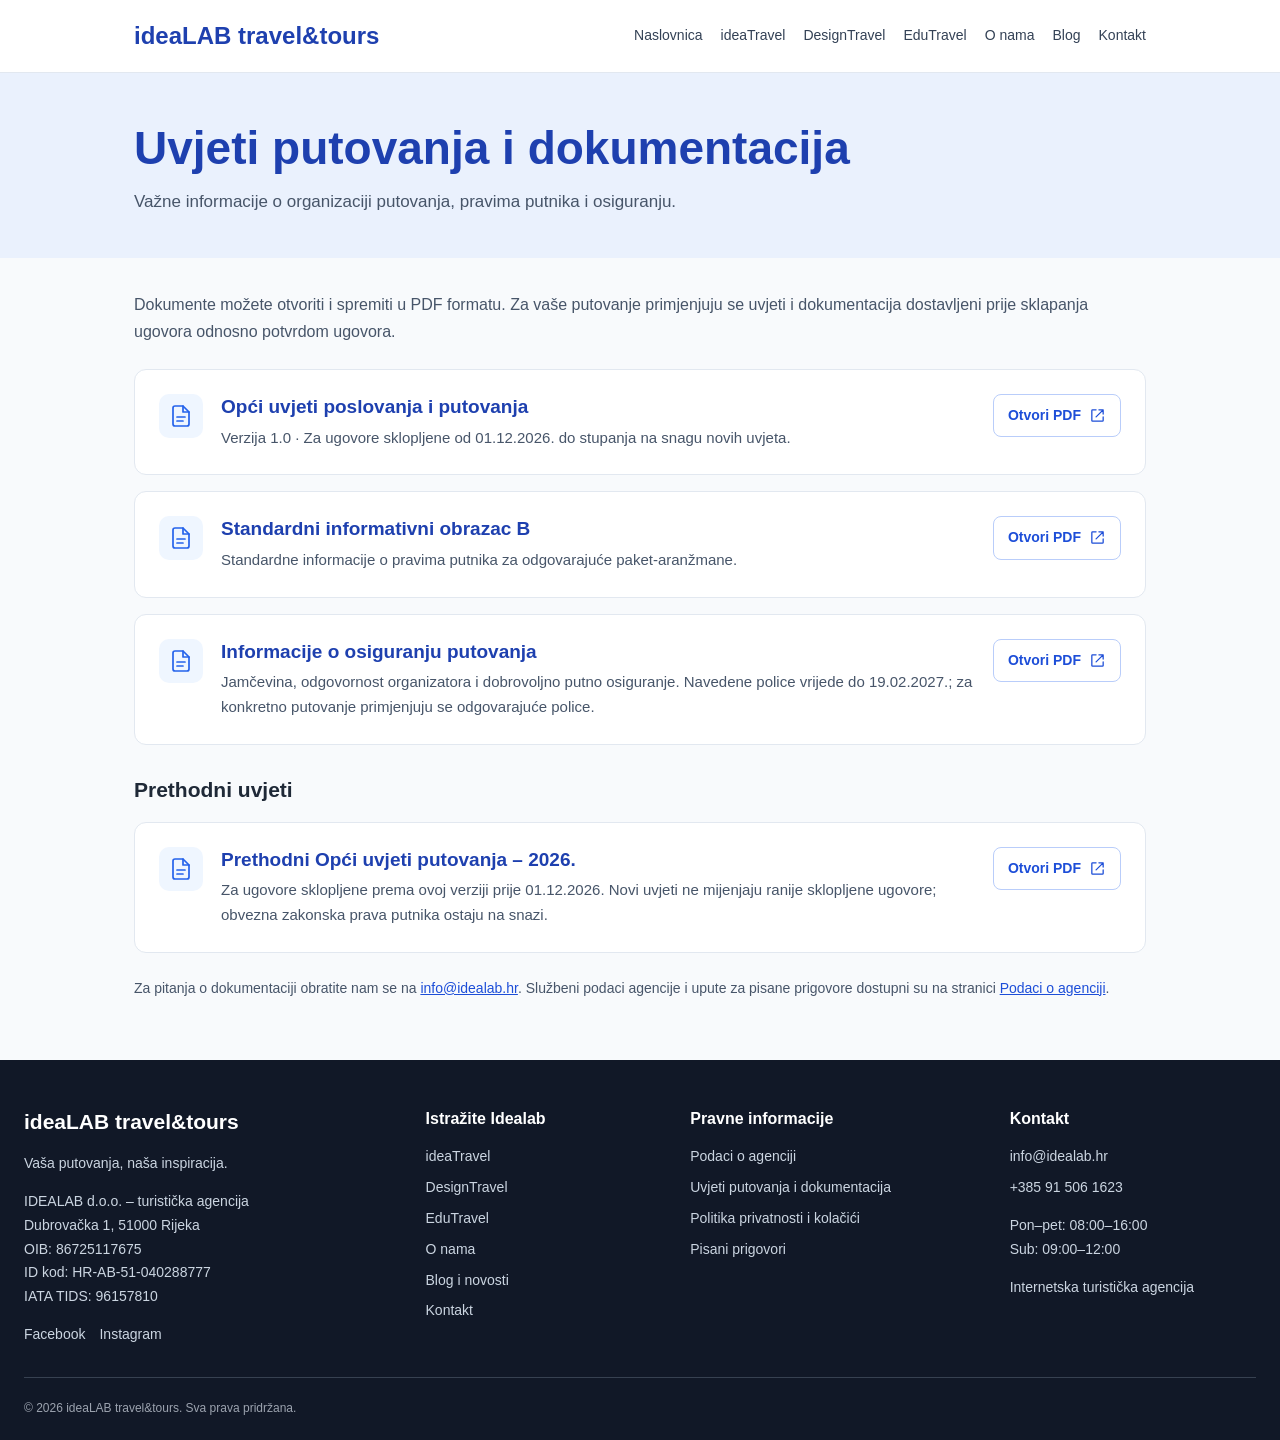
<file: uvjeti-putovanja.html>
<!doctype html>
<html lang="hr"><head><meta charset="utf-8"><meta name="viewport" content="width=device-width, initial-scale=1"><title>Uvjeti putovanja i dokumentacija | Idealab</title><meta name="description" content="Opći uvjeti Idealaba, standardne informacije za paket-aranžmane i informacije o osiguranju putovanja. Preuzmite aktualnu dokumentaciju."><link rel="stylesheet" href="footer.css?v=1"><style>
*{box-sizing:border-box}html{scroll-behavior:smooth;scroll-padding-top:24px}body{margin:0;font-family:Arial,sans-serif;color:#1f2937;background:#f8fafc;line-height:1.65}a{color:#1d4ed8}a:focus-visible{outline:3px solid #60a5fa;outline-offset:3px}.agency-wrap{max-width:1060px;margin:0 auto;padding:0 24px}.agency-header{background:#fff;border-bottom:1px solid #e2e8f0}.agency-header .agency-wrap{display:flex;justify-content:space-between;gap:18px;align-items:center;min-height:72px;flex-wrap:wrap;padding-top:12px;padding-bottom:12px}.agency-brand{font-weight:700;font-size:24px;color:#1e40af;text-decoration:none}.agency-nav{display:flex;gap:18px;flex-wrap:wrap;font-size:14px}.agency-nav a{text-decoration:none;color:#334155}.agency-hero{background:#eaf1fd;padding:48px 0 42px}.agency-hero h1{color:#1e40af;line-height:1.2;font-size:clamp(30px,5vw,46px);margin:0 0 12px}.agency-hero p{margin:0;color:#475569;font-size:17px}.agency-content{padding-top:34px;padding-bottom:60px}.agency-card{background:#fff;border:1px solid #e2e8f0;border-radius:12px;padding:28px;margin:0 0 20px}.agency-card h2{font-size:24px;color:#1e40af;margin:0 0 18px;line-height:1.3}.agency-card h3{font-size:18px;color:#1e3a8a;margin:24px 0 10px}.agency-card p{margin:0 0 12px}.agency-data{margin:0}.agency-data div{display:grid;grid-template-columns:minmax(0,1fr) minmax(0,1.8fr);gap:18px;padding:11px 0;border-bottom:1px solid #e5e7eb}.agency-data div:last-child{border:0}.agency-data dt{font-weight:600;color:#475569}.agency-data dd{margin:0;overflow-wrap:anywhere}.agency-jumps{display:flex;flex-wrap:wrap;gap:10px 20px;margin-bottom:24px}.agency-jumps a{font-weight:600}.agency-note{color:#475569;font-size:14px}.agency-card ul{padding-left:22px}.agency-card li{margin:6px 0}@media(max-width:640px){.agency-wrap{padding-left:18px;padding-right:18px}.agency-card{padding:20px}.agency-data div{grid-template-columns:1fr;gap:3px}.agency-nav{gap:12px}.agency-brand{font-size:21px}}

.doc-card{display:grid;grid-template-columns:44px minmax(0,1fr) auto;align-items:start;gap:18px;padding:24px;border:1px solid #e2e8f0;border-radius:12px;background:#fff;margin:0 0 16px}.doc-icon{display:grid;place-items:center;width:44px;height:44px;color:#2563eb;background:#eff6ff;border-radius:10px}.doc-icon svg{width:24px;height:24px}.doc-card h2,.doc-card h3{font-size:19px;line-height:1.35;margin:0 0 6px;color:#1e40af}.doc-card p{margin:0;color:#475569;font-size:15px}.doc-action{display:inline-flex;align-items:center;justify-content:center;gap:8px;padding:9px 14px;color:#1d4ed8;border:1px solid #b9cdfa;border-radius:8px;text-decoration:none;font-weight:600;font-size:14px;white-space:nowrap}.doc-action:hover{background:#eff6ff}.doc-action svg{width:17px;height:17px}.doc-section-title{font-size:21px;color:#1f2937;margin:28px 0 14px}.doc-info{font-size:14px;color:#475569;margin:24px 0 0}.doc-intro{color:#475569;margin:0 0 24px}.doc-error{color:#7c2d12;font-size:14px;margin:0 0 18px}.doc-card a:focus-visible{outline:3px solid #60a5fa;outline-offset:3px}@media(max-width:640px){.doc-card{grid-template-columns:36px minmax(0,1fr);gap:12px;padding:18px}.doc-icon{width:36px;height:36px}.doc-action{grid-column:2;justify-self:start}.doc-card h2,.doc-card h3{font-size:17px}}</style><script src="pravna-dokumentacija.js" defer></script>
<!-- Idealab SEO -->
<link rel="canonical" href="https://idealab.hr/uvjeti-putovanja">
<link rel="icon" href="/favicon.svg" type="image/svg+xml">
<meta property="og:type" content="website">
<meta property="og:locale" content="hr_HR">
<meta property="og:site_name" content="ideaLAB travel&amp;tours">
<meta property="og:title" content="Uvjeti putovanja i dokumentacija | Idealab">
<meta property="og:description" content="Opći uvjeti Idealaba, standardne informacije za paket-aranžmane i informacije o osiguranju putovanja. Preuzmite aktualnu dokumentaciju.">
<meta property="og:url" content="https://idealab.hr/uvjeti-putovanja">
<meta property="og:image" content="https://idealab.hr/seo-podijeli.jpg">
<meta property="og:image:width" content="1200">
<meta property="og:image:height" content="630">
<meta property="og:image:alt" content="Madrid – panorama grada i ulica Gran Vía">
<meta name="twitter:card" content="summary_large_image">
<meta name="twitter:title" content="Uvjeti putovanja i dokumentacija | Idealab">
<meta name="twitter:description" content="Opći uvjeti Idealaba, standardne informacije za paket-aranžmane i informacije o osiguranju putovanja. Preuzmite aktualnu dokumentaciju.">
<meta name="twitter:image" content="https://idealab.hr/seo-podijeli.jpg">
<meta name="twitter:image:alt" content="Madrid – panorama grada i ulica Gran Vía">
</head><body>
<header class="agency-header"><div class="agency-wrap"><a class="agency-brand" href="index.html">ideaLAB travel&amp;tours</a><nav class="agency-nav" aria-label="Glavni izbornik"><a href="index.html">Naslovnica</a><a href="index.html#putovanja">ideaTravel</a><a href="design-travel.html">DesignTravel</a><a href="educational-travel.html">EduTravel</a><a href="index.html#o-nama">O nama</a><a href="index.html#blog">Blog</a><a href="index.html#kontakt">Kontakt</a></nav></div></header>
<main><div class="agency-hero"><div class="agency-wrap"><h1>Uvjeti putovanja i dokumentacija</h1><p>Važne informacije o organizaciji putovanja, pravima putnika i osiguranju.</p></div></div><div class="agency-wrap agency-content"><p class="doc-intro">Dokumente možete otvoriti i spremiti u PDF formatu. Za vaše putovanje primjenjuju se uvjeti i dokumentacija dostavljeni prije sklapanja ugovora odnosno potvrdom ugovora.</p><p id="doc-error" class="doc-error" hidden role="status">Nije moguće provjeriti najnovije objavljene dokumente. Prikazane su početne kopije; za potvrdu aktualnosti obratite nam se na <a href="mailto:info@idealab.hr">info@idealab.hr</a>.</p><noscript><p class="doc-info">Prikazane su početne kopije dokumenata. Za potvrdu najnovije verzije obratite se agenciji.</p></noscript>
<article class="doc-card" id="uvjeti"><div class="doc-icon"><svg viewBox="0 0 24 24" fill="none" stroke="currentColor" stroke-width="1.7" stroke-linecap="round" stroke-linejoin="round" aria-hidden="true"><path d="M14 2H6a2 2 0 0 0-2 2v16a2 2 0 0 0 2 2h12a2 2 0 0 0 2-2V8z"/><path d="M14 2v6h6M8 13h8M8 17h6"/></svg></div><div><h2>Opći uvjeti poslovanja i putovanja</h2><p id="uvjeti-opis">Verzija 1.0 · Za ugovore sklopljene od 01.12.2026. do stupanja na snagu novih uvjeta.</p></div><a id="uvjeti-pdf" class="doc-action" href="dokumenti/opci-uvjeti-2026-12.pdf" target="_blank" rel="noopener" aria-label="Otvori PDF: Opći uvjeti poslovanja i putovanja">Otvori PDF <svg viewBox="0 0 24 24" fill="none" stroke="currentColor" stroke-width="1.8" stroke-linecap="round" stroke-linejoin="round" aria-hidden="true"><path d="M14 4h6v6M20 4 10 14M20 14v5a1 1 0 0 1-1 1H5a1 1 0 0 1-1-1V5a1 1 0 0 1 1-1h5"/></svg></a></article><article class="doc-card" id="obrazac"><div class="doc-icon"><svg viewBox="0 0 24 24" fill="none" stroke="currentColor" stroke-width="1.7" stroke-linecap="round" stroke-linejoin="round" aria-hidden="true"><path d="M14 2H6a2 2 0 0 0-2 2v16a2 2 0 0 0 2 2h12a2 2 0 0 0 2-2V8z"/><path d="M14 2v6h6M8 13h8M8 17h6"/></svg></div><div><h2>Standardni informativni obrazac B</h2><p id="obrazac-opis">Standardne informacije o pravima putnika za odgovarajuće paket-aranžmane.</p></div><a id="obrazac-pdf" class="doc-action" href="dokumenti/standardni-informativni-obrazac.pdf" target="_blank" rel="noopener" aria-label="Otvori PDF: Standardni informativni obrazac B">Otvori PDF <svg viewBox="0 0 24 24" fill="none" stroke="currentColor" stroke-width="1.8" stroke-linecap="round" stroke-linejoin="round" aria-hidden="true"><path d="M14 4h6v6M20 4 10 14M20 14v5a1 1 0 0 1-1 1H5a1 1 0 0 1-1-1V5a1 1 0 0 1 1-1h5"/></svg></a></article><article class="doc-card" id="osiguranje"><div class="doc-icon"><svg viewBox="0 0 24 24" fill="none" stroke="currentColor" stroke-width="1.7" stroke-linecap="round" stroke-linejoin="round" aria-hidden="true"><path d="M14 2H6a2 2 0 0 0-2 2v16a2 2 0 0 0 2 2h12a2 2 0 0 0 2-2V8z"/><path d="M14 2v6h6M8 13h8M8 17h6"/></svg></div><div><h2>Informacije o osiguranju putovanja</h2><p id="osiguranje-opis">Jamčevina, odgovornost organizatora i dobrovoljno putno osiguranje. Navedene police vrijede do 19.02.2027.; za konkretno putovanje primjenjuju se odgovarajuće police.</p></div><a id="osiguranje-pdf" class="doc-action" href="dokumenti/informacije-o-osiguranju.pdf" target="_blank" rel="noopener" aria-label="Otvori PDF: Informacije o osiguranju putovanja">Otvori PDF <svg viewBox="0 0 24 24" fill="none" stroke="currentColor" stroke-width="1.8" stroke-linecap="round" stroke-linejoin="round" aria-hidden="true"><path d="M14 4h6v6M20 4 10 14M20 14v5a1 1 0 0 1-1 1H5a1 1 0 0 1-1-1V5a1 1 0 0 1 1-1h5"/></svg></a></article><h2 class="doc-section-title">Prethodni uvjeti</h2><article class="doc-card" id="arhiva"><div class="doc-icon"><svg viewBox="0 0 24 24" fill="none" stroke="currentColor" stroke-width="1.7" stroke-linecap="round" stroke-linejoin="round" aria-hidden="true"><path d="M14 2H6a2 2 0 0 0-2 2v16a2 2 0 0 0 2 2h12a2 2 0 0 0 2-2V8z"/><path d="M14 2v6h6M8 13h8M8 17h6"/></svg></div><div><h3>Prethodni Opći uvjeti putovanja – 2026.</h3><p id="arhiva-opis">Za ugovore sklopljene prema ovoj verziji prije 01.12.2026. Novi uvjeti ne mijenjaju ranije sklopljene ugovore; obvezna zakonska prava putnika ostaju na snazi.</p></div><a id="arhiva-pdf" class="doc-action" href="dokumenti/opci-uvjeti-2026-arhiva.pdf" target="_blank" rel="noopener" aria-label="Otvori PDF: Prethodni Opći uvjeti putovanja – 2026.">Otvori PDF <svg viewBox="0 0 24 24" fill="none" stroke="currentColor" stroke-width="1.8" stroke-linecap="round" stroke-linejoin="round" aria-hidden="true"><path d="M14 4h6v6M20 4 10 14M20 14v5a1 1 0 0 1-1 1H5a1 1 0 0 1-1-1V5a1 1 0 0 1 1-1h5"/></svg></a></article>
<p class="doc-info">Za pitanja o dokumentaciji obratite nam se na <a href="mailto:info@idealab.hr">info@idealab.hr</a>. Službeni podaci agencije i upute za pisane prigovore dostupni su na stranici <a href="podaci-o-agenciji.html">Podaci o agenciji</a>.</p></div></main>
<footer class="idealab-footer" aria-label="Podaci i poveznice turističke agencije">
  <div class="if-inner">
    <div class="if-grid">
      <section><h2 class="if-brand"><a href="index.html">ideaLAB travel&amp;tours</a></h2><p>Vaša putovanja, naša inspiracija.</p><p>IDEALAB d.o.o. – turistička agencija<br>Dubrovačka 1, 51000 Rijeka<br>OIB: 86725117675<br>ID kod: HR-AB-51-040288777<br>IATA TIDS: 96157810</p><div class="if-social"><a href="https://www.facebook.com/profile.php?id=100063558581221" target="_blank" rel="noopener noreferrer">Facebook</a><a href="https://www.instagram.com/idealab.travel.tours" target="_blank" rel="noopener noreferrer">Instagram</a></div></section>
      <section><h2>Istražite Idealab</h2><ul><li><a href="index.html#putovanja">ideaTravel</a></li><li><a href="design-travel.html">DesignTravel</a></li><li><a href="educational-travel.html">EduTravel</a></li><li><a href="index.html#o-nama">O nama</a></li><li><a href="index.html#blog">Blog i novosti</a></li><li><a href="index.html#kontakt">Kontakt</a></li></ul></section>
      <section><h2>Pravne informacije</h2><ul><li><a href="podaci-o-agenciji.html">Podaci o agenciji</a></li><li><a href="uvjeti-putovanja.html">Uvjeti putovanja i dokumentacija</a></li><li><a href="politika-privatnosti.html">Politika privatnosti i kolačići</a></li><li><a href="podaci-o-agenciji.html#prigovori">Pisani prigovori</a></li></ul></section>
      <section><h2>Kontakt</h2><ul><li><a href="mailto:info@idealab.hr">info@idealab.hr</a></li><li><a href="tel:+385915061623">+385 91 506 1623</a></li></ul><p>Pon–pet: 08:00–16:00<br>Sub: 09:00–12:00</p><p>Internetska turistička agencija</p></section>
    </div>
    <div class="if-bottom">© 2026 ideaLAB travel&amp;tours. Sva prava pridržana.</div>
  </div>
</footer>
</body></html>
</file>
<file: footer.css>
/* Shared footer: independent of the page's utility classes. */
.idealab-footer{background:#111827;color:#cbd5e1;padding:48px 0 22px;font-size:14px;line-height:1.7;text-align:left;font-family:Poppins,Arial,sans-serif;overflow-wrap:anywhere}
.idealab-footer *{box-sizing:border-box}.idealab-footer .if-inner{max-width:1280px;margin:0 auto;padding:0 24px}.idealab-footer .if-grid{display:grid;grid-template-columns:1.35fr .85fr 1.05fr .9fr;gap:32px}.idealab-footer section{min-width:0;padding:0;margin:0;background:transparent}.idealab-footer h2{font-size:16px;line-height:1.35;font-weight:600;color:#fff;margin:0 0 16px;letter-spacing:0}.idealab-footer h2.if-brand{font-size:21px}.idealab-footer p{margin:0 0 14px;color:#cbd5e1}.idealab-footer ul{list-style:none;padding:0;margin:0 0 14px}.idealab-footer li{margin:0 0 7px}.idealab-footer a{color:inherit;text-decoration:none}.idealab-footer a:hover{color:#93c5fd;text-decoration:underline}.idealab-footer a:focus-visible{outline:2px solid #93c5fd;outline-offset:4px}.idealab-footer .if-social{display:flex;flex-wrap:wrap;gap:14px}.idealab-footer .if-bottom{border-top:1px solid #374151;margin-top:30px;padding-top:20px;font-size:12px;color:#9ca3af}
@media(max-width:950px){.idealab-footer .if-grid{grid-template-columns:1fr 1fr;gap:28px}}@media(max-width:520px){.idealab-footer{padding:32px 0 20px}.idealab-footer .if-inner{padding:0 20px}.idealab-footer .if-grid{grid-template-columns:1fr;gap:24px}.idealab-footer h2{margin-bottom:10px}}
</file>
